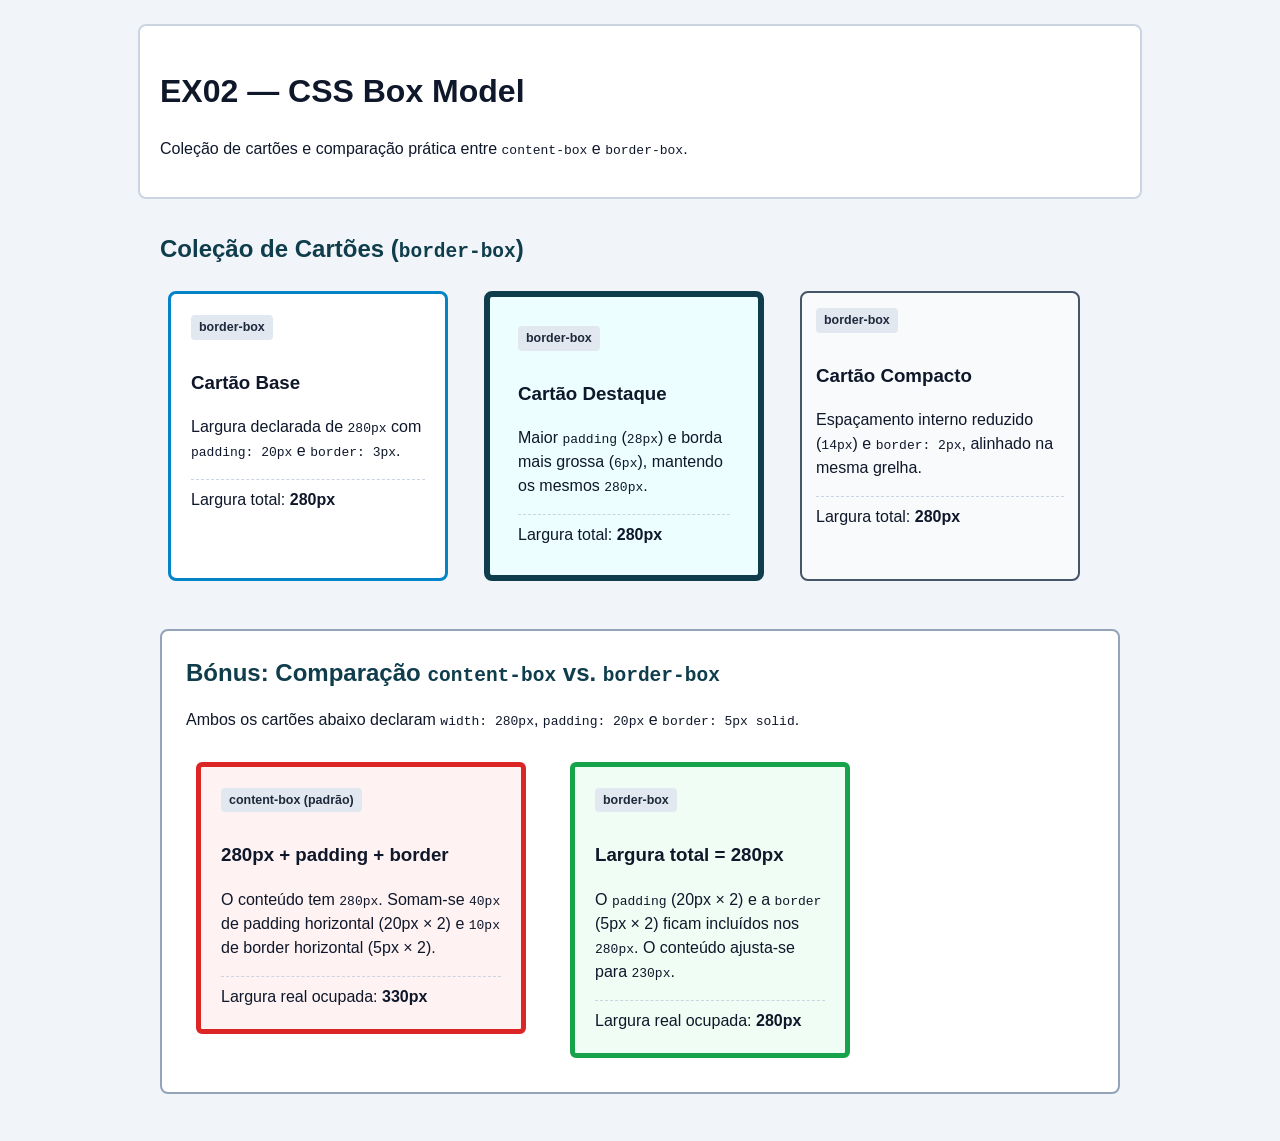
<file: ex02/index.html>
<!DOCTYPE html>
<html lang="pt">
<head>
    <meta charset="UTF-8">
    <meta name="viewport" content="width=device-width, initial-scale=1.0">
    <title>EX02 — CSS Box Model</title>
    <link rel="stylesheet" href="styles.css">
</head>
<body>

    <header class="topo">
        <h1>EX02 — CSS Box Model</h1>
        <p>Coleção de cartões e comparação prática entre <code>content-box</code> e <code>border-box</code>.</p>
    </header>

    <main>
        <section aria-labelledby="titulo-colecao">
            <h2 id="titulo-colecao">Coleção de Cartões (<code>border-box</code>)</h2>

            <div class="colecao-cartoes">
                <article class="cartao cartao-base">
                    <span class="etiqueta">border-box</span>
                    <h3>Cartão Base</h3>
                    <p>Largura declarada de <code>280px</code> com <code>padding: 20px</code> e <code>border: 3px</code>.</p>
                    <p class="dimensao">Largura total: <strong>280px</strong></p>
                </article>

                <article class="cartao cartao-destaque">
                    <span class="etiqueta">border-box</span>
                    <h3>Cartão Destaque</h3>
                    <p>Maior <code>padding</code> (<code>28px</code>) e borda mais grossa (<code>6px</code>), mantendo os mesmos <code>280px</code>.</p>
                    <p class="dimensao">Largura total: <strong>280px</strong></p>
                </article>

                <article class="cartao cartao-compacto">
                    <span class="etiqueta">border-box</span>
                    <h3>Cartão Compacto</h3>
                    <p>Espaçamento interno reduzido (<code>14px</code>) e <code>border: 2px</code>, alinhado na mesma grelha.</p>
                    <p class="dimensao">Largura total: <strong>280px</strong></p>
                </article>
            </div>
        </section>

        <section class="comparacao" aria-labelledby="titulo-comparacao">
            <h2 id="titulo-comparacao">Bónus: Comparação <code>content-box</code> vs. <code>border-box</code></h2>
            <p class="nota-explicativa">
                Ambos os cartões abaixo declaram <code>width: 280px</code>, <code>padding: 20px</code> e <code>border: 5px solid</code>.
            </p>

            <div class="zona-comparacao">
                <div class="caixa-content-box">
                    <span class="badge-modo">content-box (padrão)</span>
                    <h3>280px + padding + border</h3>
                    <p>O conteúdo tem <code>280px</code>. Somam-se <code>40px</code> de padding horizontal (20px × 2) e <code>10px</code> de border horizontal (5px × 2).</p>
                    <p class="dimensao">Largura real ocupada: <strong>330px</strong></p>
                </div>

                <div class="caixa-border-box">
                    <span class="badge-modo">border-box</span>
                    <h3>Largura total = 280px</h3>
                    <p>O <code>padding</code> (20px × 2) e a <code>border</code> (5px × 2) ficam incluídos nos <code>280px</code>. O conteúdo ajusta-se para <code>230px</code>.</p>
                    <p class="dimensao">Largura real ocupada: <strong>280px</strong></p>
                </div>
            </div>
        </section>
    </main>

</body>
</html>
</file>
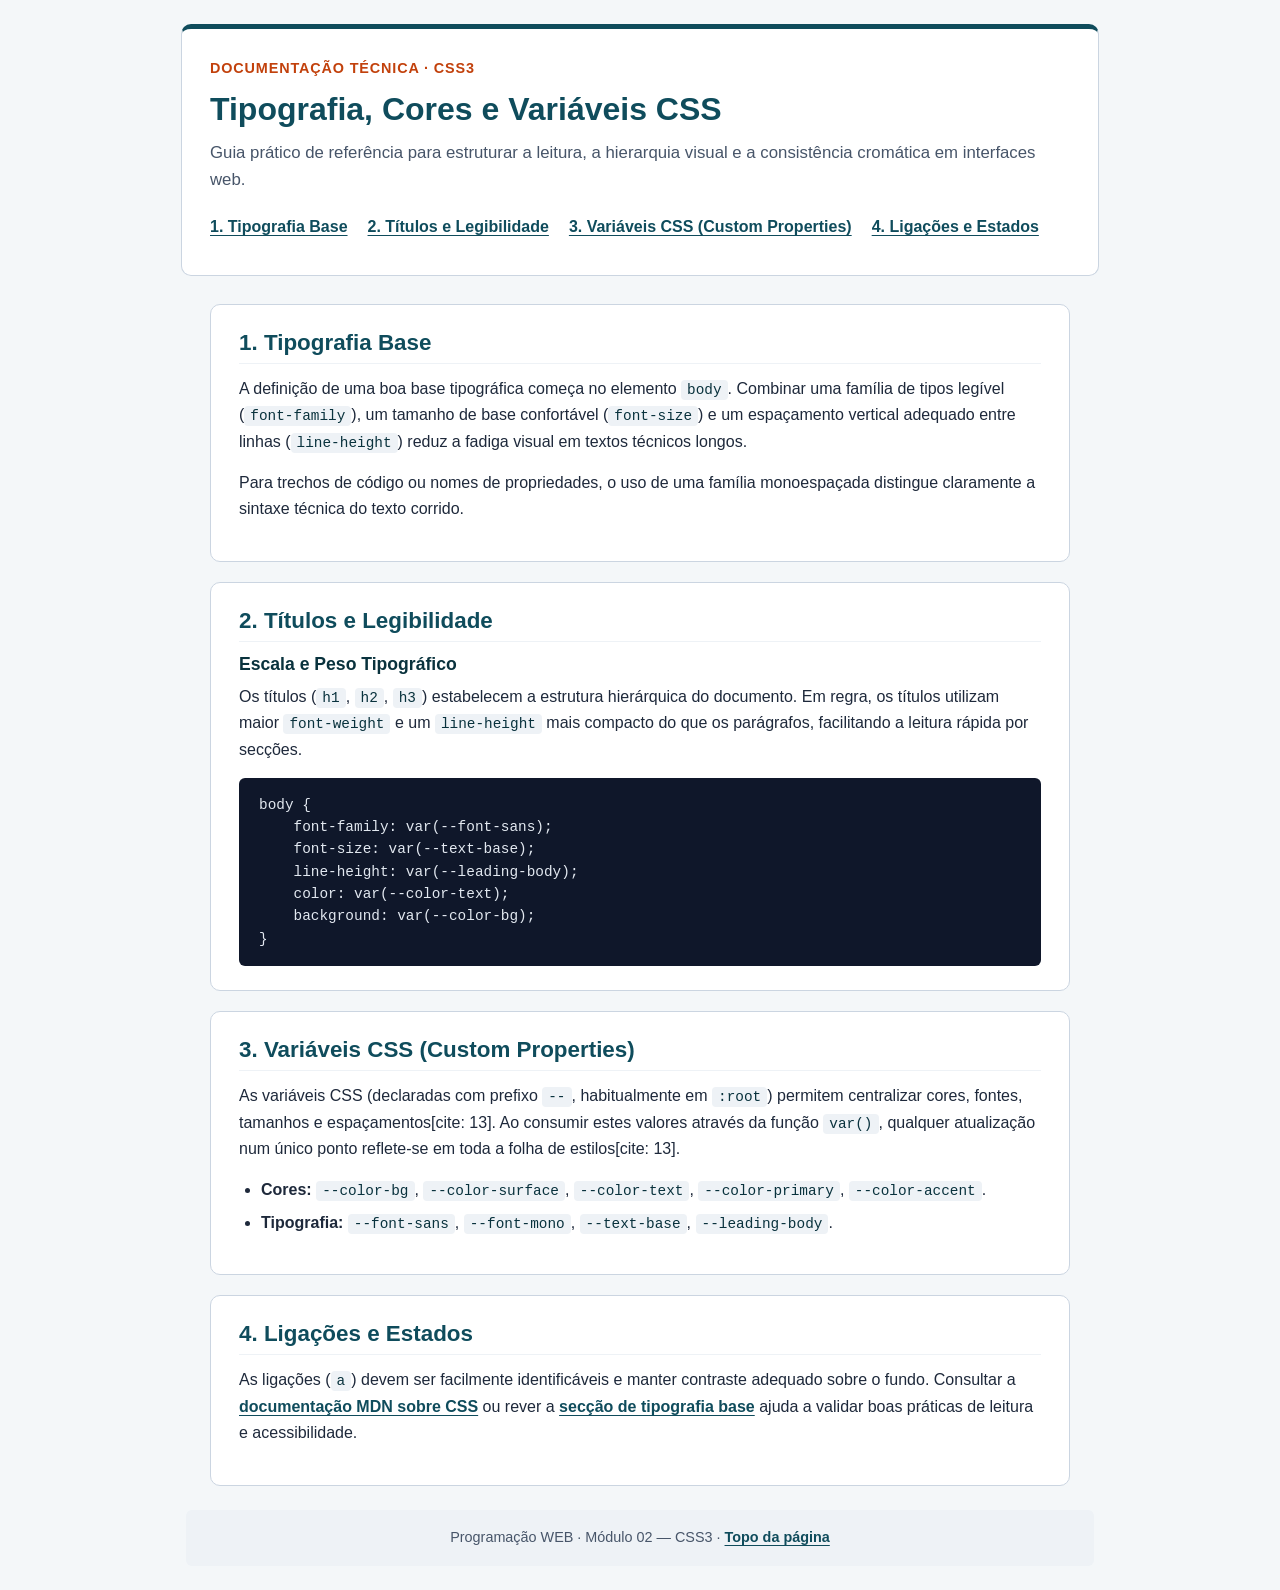
<file: ex03/index.html>
<!DOCTYPE html>
<html lang="pt">
<head>
    <meta charset="UTF-8">
    <meta name="viewport" content="width=device-width, initial-scale=1.0">
    <title>EX03 — Documentação Técnica: Tipografia e Cores em CSS3</title>
    <link rel="stylesheet" href="styles.css">
</head>
<body>

    <header class="doc-header">
        <p class="doc-kicker">Documentação Técnica · CSS3</p>
        <h1>Tipografia, Cores e Variáveis CSS</h1>
        <p class="doc-resumo">
            Guia prático de referência para estruturar a leitura, a hierarquia visual e a consistência cromática em interfaces web.
        </p>
        <nav aria-label="Índice da documentação" class="doc-nav">
            <ul>
                <li><a href="#tipografia">1. Tipografia Base</a></li>
                <li><a href="#hierarquia">2. Títulos e Legibilidade</a></li>
                <li><a href="#variaveis">3. Variáveis CSS (Custom Properties)</a></li>
                <li><a href="#ligacoes">4. Ligações e Estados</a></li>
            </ul>
        </nav>
    </header>

    <main class="doc-main">
        <section id="tipografia">
            <h2>1. Tipografia Base</h2>
            <p>
                A definição de uma boa base tipográfica começa no elemento <code>body</code>. Combinar uma família de tipos legível (<code>font-family</code>), um tamanho de base confortável (<code>font-size</code>) e um espaçamento vertical adequado entre linhas (<code>line-height</code>) reduz a fadiga visual em textos técnicos longos.
            </p>
            <p>
                Para trechos de código ou nomes de propriedades, o uso de uma família monoespaçada distingue claramente a sintaxe técnica do texto corrido.
            </p>
        </section>

        <section id="hierarquia">
            <h2>2. Títulos e Legibilidade</h2>
            <h3>Escala e Peso Tipográfico</h3>
            <p>
                Os títulos (<code>h1</code>, <code>h2</code>, <code>h3</code>) estabelecem a estrutura hierárquica do documento. Em regra, os títulos utilizam maior <code>font-weight</code> e um <code>line-height</code> mais compacto do que os parágrafos, facilitando a leitura rápida por secções.
            </p>
            <pre class="codigo-exemplo"><code>body {
    font-family: var(--font-sans);
    font-size: var(--text-base);
    line-height: var(--leading-body);
    color: var(--color-text);
    background: var(--color-bg);
}</code></pre>
        </section>

        <section id="variaveis">
            <h2>3. Variáveis CSS (Custom Properties)</h2>
            <p>
                As variáveis CSS (declaradas com prefixo <code>--</code>, habitualmente em <code>:root</code>) permitem centralizar cores, fontes, tamanhos e espaçamentos[cite: 13]. Ao consumir estes valores através da função <code>var()</code>, qualquer atualização num único ponto reflete-se em toda a folha de estilos[cite: 13].
            </p>
            <ul>
                <li><strong>Cores:</strong> <code>--color-bg</code>, <code>--color-surface</code>, <code>--color-text</code>, <code>--color-primary</code>, <code>--color-accent</code>.</li>
                <li><strong>Tipografia:</strong> <code>--font-sans</code>, <code>--font-mono</code>, <code>--text-base</code>, <code>--leading-body</code>.</li>
            </ul>
        </section>

        <section id="ligacoes">
            <h2>4. Ligações e Estados</h2>
            <p>
                As ligações (<code>a</code>) devem ser facilmente identificáveis e manter contraste adequado sobre o fundo. Consultar a <a href="https://developer.mozilla.org/pt-PT/docs/Web/CSS" target="_blank" rel="noopener noreferrer">documentação MDN sobre CSS</a> ou rever a <a href="#tipografia">secção de tipografia base</a> ajuda a validar boas práticas de leitura e acessibilidade.
            </p>
        </section>
    </main>

    <footer class="doc-footer">
        <p>Programação WEB · Módulo 02 — CSS3 · <a href="#top" id="top">Topo da página</a></p>
    </footer>

</body>
</html>
</file>
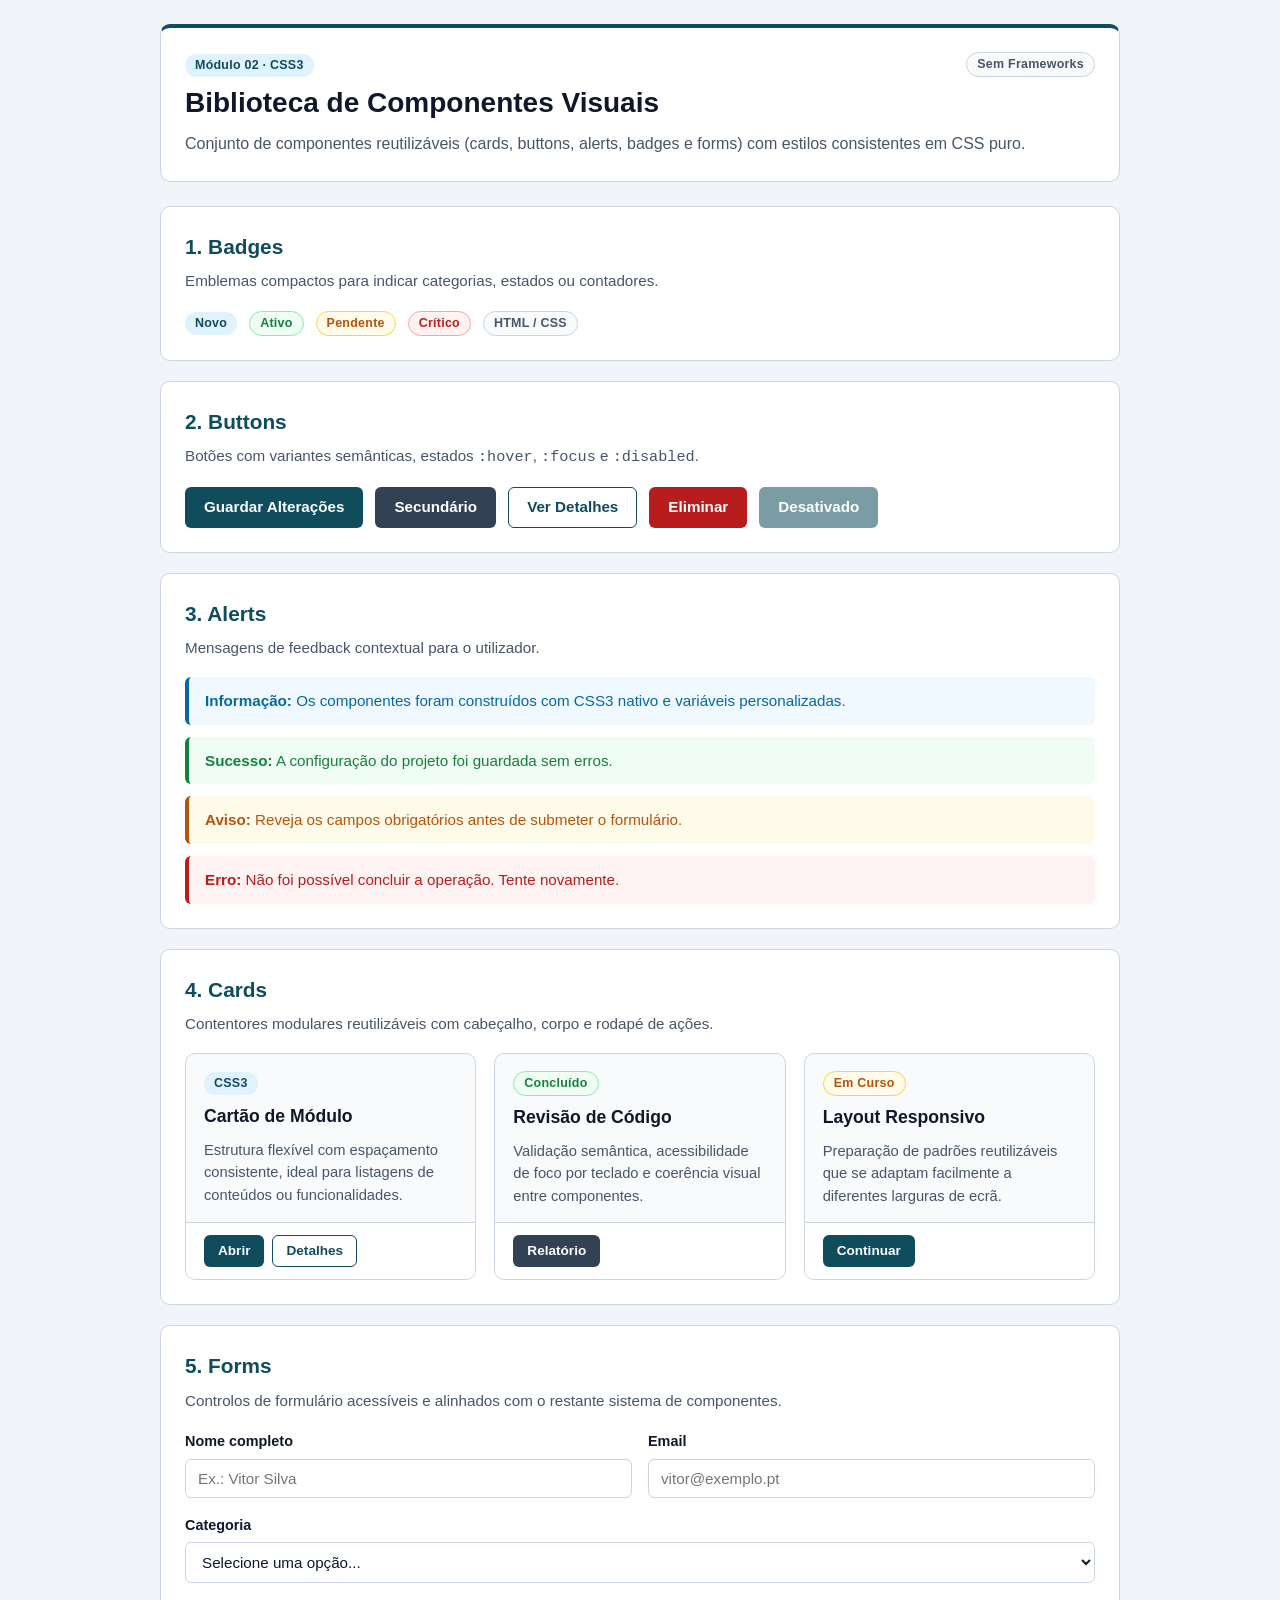
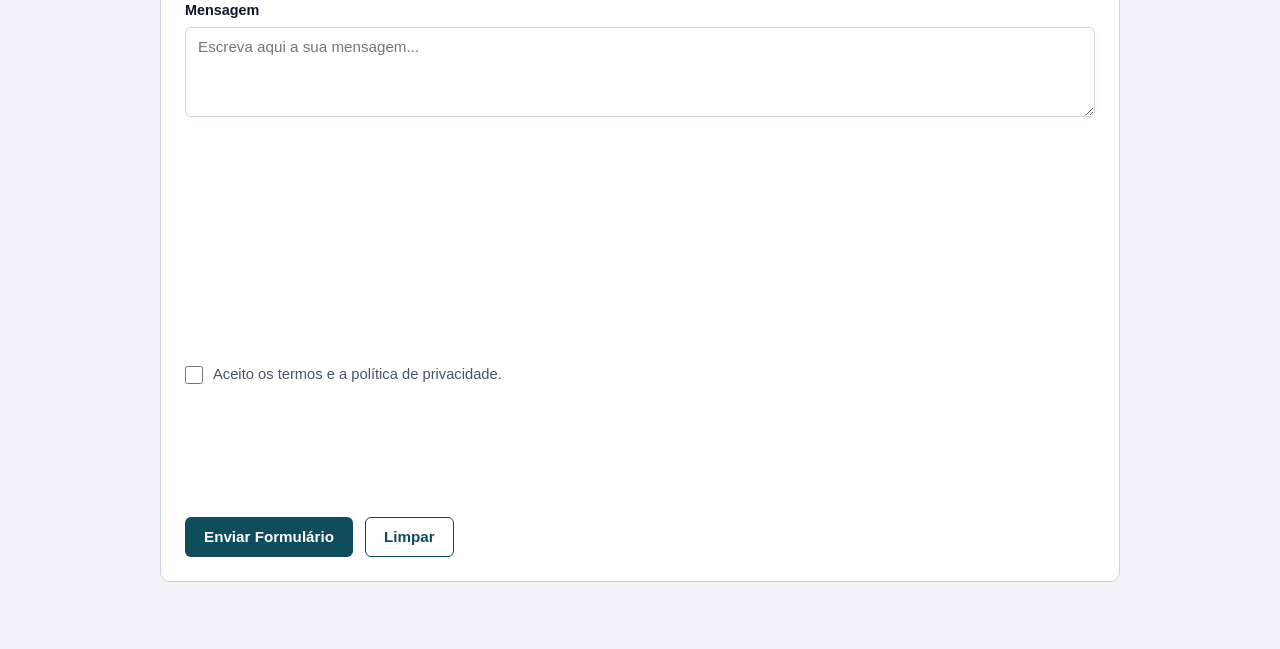
<file: ex04/index.html>
<!DOCTYPE html>
<html lang="pt">
<head>
    <meta charset="UTF-8">
    <meta name="viewport" content="width=device-width, initial-scale=1.0">
    <title>EX04 — Componentes Visuais Reutilizáveis (CSS3)</title>
    <link rel="stylesheet" href="styles.css">
</head>
<body>

    <header class="page-header">
        <div class="header-top">
            <div>
                <span class="badge badge-primary">Módulo 02 · CSS3</span>
                <h1>Biblioteca de Componentes Visuais</h1>
            </div>
            <span class="badge badge-neutral">Sem Frameworks</span>
        </div>
        <p class="page-subtitle">
            Conjunto de componentes reutilizáveis (cards, buttons, alerts, badges e forms) com estilos consistentes em CSS puro.
        </p>
    </header>

    <main class="container">

        <!-- 1. BADGES -->
        <section class="component-section" aria-labelledby="sec-badges">
            <h2 id="sec-badges">1. Badges</h2>
            <p class="section-desc">Emblemas compactos para indicar categorias, estados ou contadores.</p>
            <div class="component-row">
                <span class="badge badge-primary">Novo</span>
                <span class="badge badge-success">Ativo</span>
                <span class="badge badge-warning">Pendente</span>
                <span class="badge badge-danger">Crítico</span>
                <span class="badge badge-neutral">HTML / CSS</span>
            </div>
        </section>

        <!-- 2. BUTTONS -->
        <section class="component-section" aria-labelledby="sec-buttons">
            <h2 id="sec-buttons">2. Buttons</h2>
            <p class="section-desc">Botões com variantes semânticas, estados <code>:hover</code>, <code>:focus</code> e <code>:disabled</code>.</p>
            <div class="component-row">
                <button type="button" class="btn btn-primary">Guardar Alterações</button>
                <button type="button" class="btn btn-secondary">Secundário</button>
                <button type="button" class="btn btn-outline">Ver Detalhes</button>
                <button type="button" class="btn btn-danger">Eliminar</button>
                <button type="button" class="btn btn-primary" disabled>Desativado</button>
            </div>
        </section>

        <!-- 3. ALERTS -->
        <section class="component-section" aria-labelledby="sec-alerts">
            <h2 id="sec-alerts">3. Alerts</h2>
            <p class="section-desc">Mensagens de feedback contextual para o utilizador.</p>
            <div class="alerts-stack">
                <div class="alert alert-info" role="status">
                    <strong>Informação:</strong> Os componentes foram construídos com CSS3 nativo e variáveis personalizadas.
                </div>
                <div class="alert alert-success" role="status">
                    <strong>Sucesso:</strong> A configuração do projeto foi guardada sem erros.
                </div>
                <div class="alert alert-warning" role="status">
                    <strong>Aviso:</strong> Reveja os campos obrigatórios antes de submeter o formulário.
                </div>
                <div class="alert alert-danger" role="alert">
                    <strong>Erro:</strong> Não foi possível concluir a operação. Tente novamente.
                </div>
            </div>
        </section>

        <!-- 4. CARDS -->
        <section class="component-section" aria-labelledby="sec-cards">
            <h2 id="sec-cards">4. Cards</h2>
            <p class="section-desc">Contentores modulares reutilizáveis com cabeçalho, corpo e rodapé de ações.</p>
            <div class="cards-grid">
                <article class="card">
                    <div class="card-header">
                        <span class="badge badge-primary">CSS3</span>
                        <h3>Cartão de Módulo</h3>
                    </div>
                    <div class="card-body">
                        <p>Estrutura flexível com espaçamento consistente, ideal para listagens de conteúdos ou funcionalidades.</p>
                    </div>
                    <div class="card-footer">
                        <button type="button" class="btn btn-primary btn-sm">Abrir</button>
                        <button type="button" class="btn btn-outline btn-sm">Detalhes</button>
                    </div>
                </article>

                <article class="card">
                    <div class="card-header">
                        <span class="badge badge-success">Concluído</span>
                        <h3>Revisão de Código</h3>
                    </div>
                    <div class="card-body">
                        <p>Validação semântica, acessibilidade de foco por teclado e coerência visual entre componentes.</p>
                    </div>
                    <div class="card-footer">
                        <button type="button" class="btn btn-secondary btn-sm">Relatório</button>
                    </div>
                </article>

                <article class="card">
                    <div class="card-header">
                        <span class="badge badge-warning">Em Curso</span>
                        <h3>Layout Responsivo</h3>
                    </div>
                    <div class="card-body">
                        <p>Preparação de padrões reutilizáveis que se adaptam facilmente a diferentes larguras de ecrã.</p>
                    </div>
                    <div class="card-footer">
                        <button type="button" class="btn btn-primary btn-sm">Continuar</button>
                    </div>
                </article>
            </div>
        </section>

        <!-- 5. FORMS -->
        <section class="component-section" aria-labelledby="sec-forms">
            <h2 id="sec-forms">5. Forms</h2>
            <p class="section-desc">Controlos de formulário acessíveis e alinhados com o restante sistema de componentes.</p>

            <form class="form-component" action="#" method="post">
                <div class="form-row">
                    <div class="form-group">
                        <label for="comp-nome" class="form-label">Nome completo</label>
                        <input type="text" id="comp-nome" name="nome" class="form-control" placeholder="Ex.: Vitor Silva" required>
                    </div>

                    <div class="form-group">
                        <label for="comp-email" class="form-label">Email</label>
                        <input type="email" id="comp-email" name="email" class="form-control" placeholder="vitor@exemplo.pt" required>
                    </div>
                </div>

                <div class="form-row">
                    <div class="form-group">
                        <label for="comp-categoria" class="form-label">Categoria</label>
                        <select id="comp-categoria" name="categoria" class="form-control">
                            <option value="">Selecione uma opção...</option>
                            <option value="duvida">Dúvida técnica</option>
                            <option value="feedback">Feedback de projeto</option>
                            <option value="suporte">Suporte</option>
                        </select>
                    </div>
                </div>

                <div class="form-group">
                    <label for="comp-mensagem" class="form-label">Mensagem</label>
                    <textarea id="comp-mensagem" name="mensagem" rows="4" class="form-control" placeholder="Escreva aqui a sua mensagem..."></textarea>
                </div>

                <div class="form-group form-check">
                    <input type="checkbox" id="comp-aceitar" name="aceitar" class="form-check-input" required>
                    <label for="comp-aceitar" class="form-check-label">Aceito os termos e a política de privacidade.</label>
                </div>

                <div class="form-actions">
                    <button type="submit" class="btn btn-primary">Enviar Formulário</button>
                    <button type="reset" class="btn btn-outline">Limpar</button>
                </div>
            </form>
        </section>

    </main>

</body>
</html>
</file>
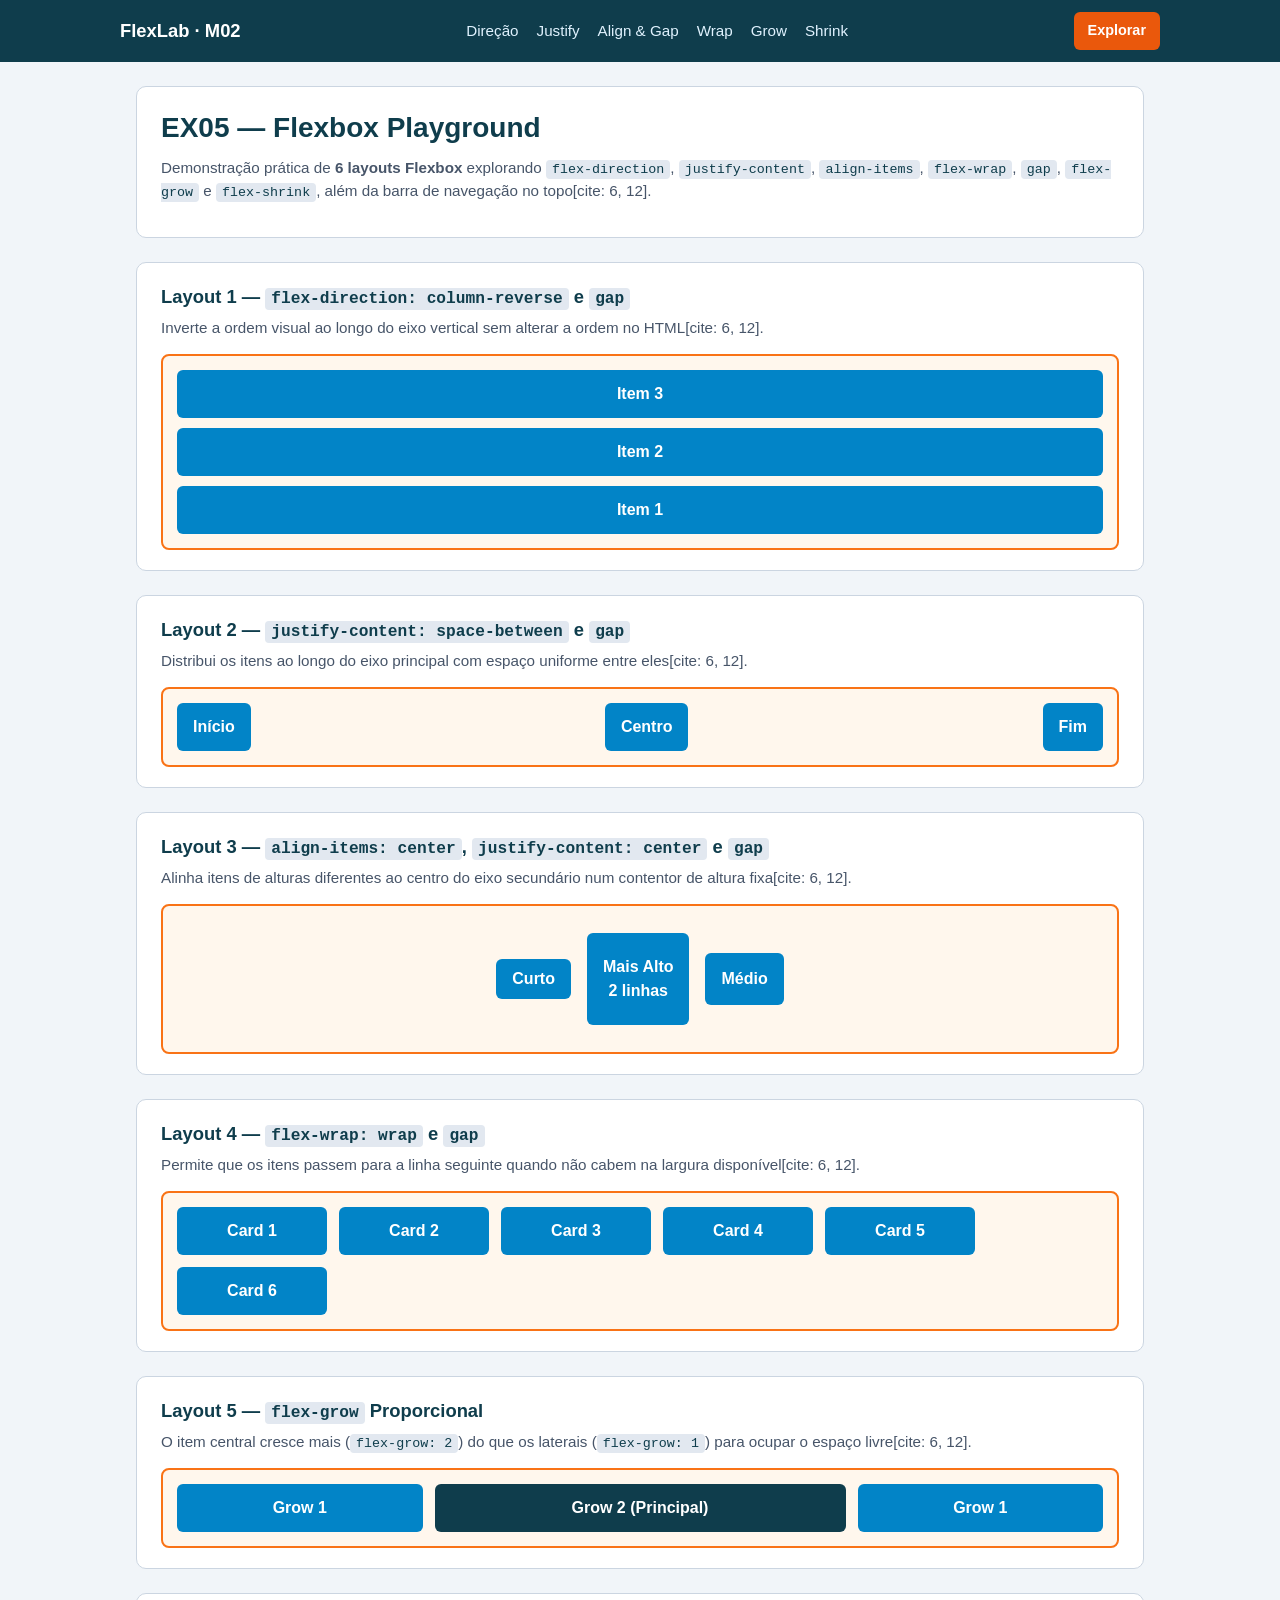
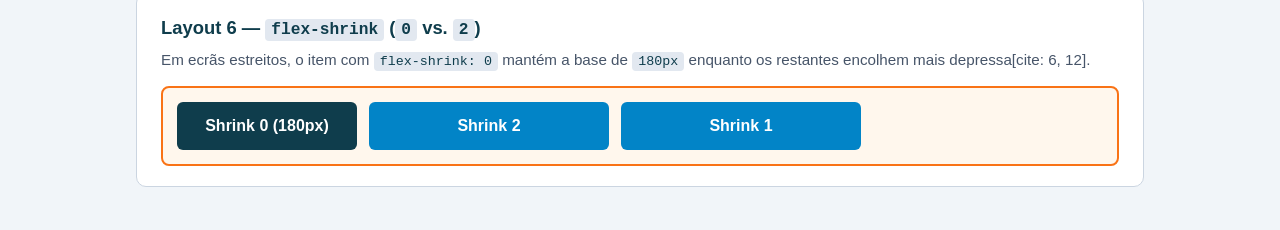
<file: ex05/index.html>
<!DOCTYPE html>
<html lang="pt">
<head>
    <meta charset="UTF-8">
    <meta name="viewport" content="width=device-width, initial-scale=1.0">
    <title>EX05 — Flexbox Playground</title>
    <link rel="stylesheet" href="styles.css">
</head>
<body>

    <!-- BÓNUS: Barra de navegação construída com Flexbox -->
    <header class="site-header">
        <nav class="navbar" aria-label="Navegação principal">
            <a href="#top" class="brand">FlexLab · M02</a>
            <ul class="nav-links">
                <li><a href="#layout-1">Direção</a></li>
                <li><a href="#layout-2">Justify</a></li>
                <li><a href="#layout-3">Align &amp; Gap</a></li>
                <li><a href="#layout-4">Wrap</a></li>
                <li><a href="#layout-5">Grow</a></li>
                <li><a href="#layout-6">Shrink</a></li>
            </ul>
            <a href="#layout-1" class="nav-cta">Explorar</a>
        </nav>
    </header>

    <main id="top" class="playground">
        <section class="intro-box">
            <h1>EX05 — Flexbox Playground</h1>
            <p>
                Demonstração prática de <strong>6 layouts Flexbox</strong> explorando <code>flex-direction</code>,
                <code>justify-content</code>, <code>align-items</code>, <code>flex-wrap</code>, <code>gap</code>,
                <code>flex-grow</code> e <code>flex-shrink</code>, além da barra de navegação no topo[cite: 6, 12].
            </p>
        </section>

        <!-- Layout 1: flex-direction -->
        <section id="layout-1" class="demo-card">
            <h2>Layout 1 — <code>flex-direction: column-reverse</code> e <code>gap</code></h2>
            <p class="demo-desc">Inverte a ordem visual ao longo do eixo vertical sem alterar a ordem no HTML[cite: 6, 12].</p>
            <div class="flex-demo demo-direction">
                <div class="flex-box">Item 1</div>
                <div class="flex-box">Item 2</div>
                <div class="flex-box">Item 3</div>
            </div>
        </section>

        <!-- Layout 2: justify-content -->
        <section id="layout-2" class="demo-card">
            <h2>Layout 2 — <code>justify-content: space-between</code> e <code>gap</code></h2>
            <p class="demo-desc">Distribui os itens ao longo do eixo principal com espaço uniforme entre eles[cite: 6, 12].</p>
            <div class="flex-demo demo-justify">
                <div class="flex-box">Início</div>
                <div class="flex-box">Centro</div>
                <div class="flex-box">Fim</div>
            </div>
        </section>

        <!-- Layout 3: align-items -->
        <section id="layout-3" class="demo-card">
            <h2>Layout 3 — <code>align-items: center</code>, <code>justify-content: center</code> e <code>gap</code></h2>
            <p class="demo-desc">Alinha itens de alturas diferentes ao centro do eixo secundário num contentor de altura fixa[cite: 6, 12].</p>
            <div class="flex-demo demo-align">
                <div class="flex-box box-curta">Curto</div>
                <div class="flex-box box-alta">Mais Alto<br>2 linhas</div>
                <div class="flex-box box-media">Médio</div>
            </div>
        </section>

        <!-- Layout 4: flex-wrap -->
        <section id="layout-4" class="demo-card">
            <h2>Layout 4 — <code>flex-wrap: wrap</code> e <code>gap</code></h2>
            <p class="demo-desc">Permite que os itens passem para a linha seguinte quando não cabem na largura disponível[cite: 6, 12].</p>
            <div class="flex-demo demo-wrap">
                <div class="flex-box box-fixa">Card 1</div>
                <div class="flex-box box-fixa">Card 2</div>
                <div class="flex-box box-fixa">Card 3</div>
                <div class="flex-box box-fixa">Card 4</div>
                <div class="flex-box box-fixa">Card 5</div>
                <div class="flex-box box-fixa">Card 6</div>
            </div>
        </section>

        <!-- Layout 5: flex-grow -->
        <section id="layout-5" class="demo-card">
            <h2>Layout 5 — <code>flex-grow</code> Proporcional</h2>
            <p class="demo-desc">O item central cresce mais (<code>flex-grow: 2</code>) do que os laterais (<code>flex-grow: 1</code>) para ocupar o espaço livre[cite: 6, 12].</p>
            <div class="flex-demo demo-grow">
                <div class="flex-box grow-1">Grow 1</div>
                <div class="flex-box grow-2">Grow 2 (Principal)</div>
                <div class="flex-box grow-1">Grow 1</div>
            </div>
        </section>

        <!-- Layout 6: flex-shrink -->
        <section id="layout-6" class="demo-card">
            <h2>Layout 6 — <code>flex-shrink</code> (<code>0</code> vs. <code>2</code>)</h2>
            <p class="demo-desc">Em ecrãs estreitos, o item com <code>flex-shrink: 0</code> mantém a base de <code>180px</code> enquanto os restantes encolhem mais depressa[cite: 6, 12].</p>
            <div class="flex-demo demo-shrink">
                <div class="flex-box shrink-fixo">Shrink 0 (180px)</div>
                <div class="flex-box shrink-rapido">Shrink 2</div>
                <div class="flex-box shrink-normal">Shrink 1</div>
            </div>
        </section>
    </main>

</body>
</html>
</file>
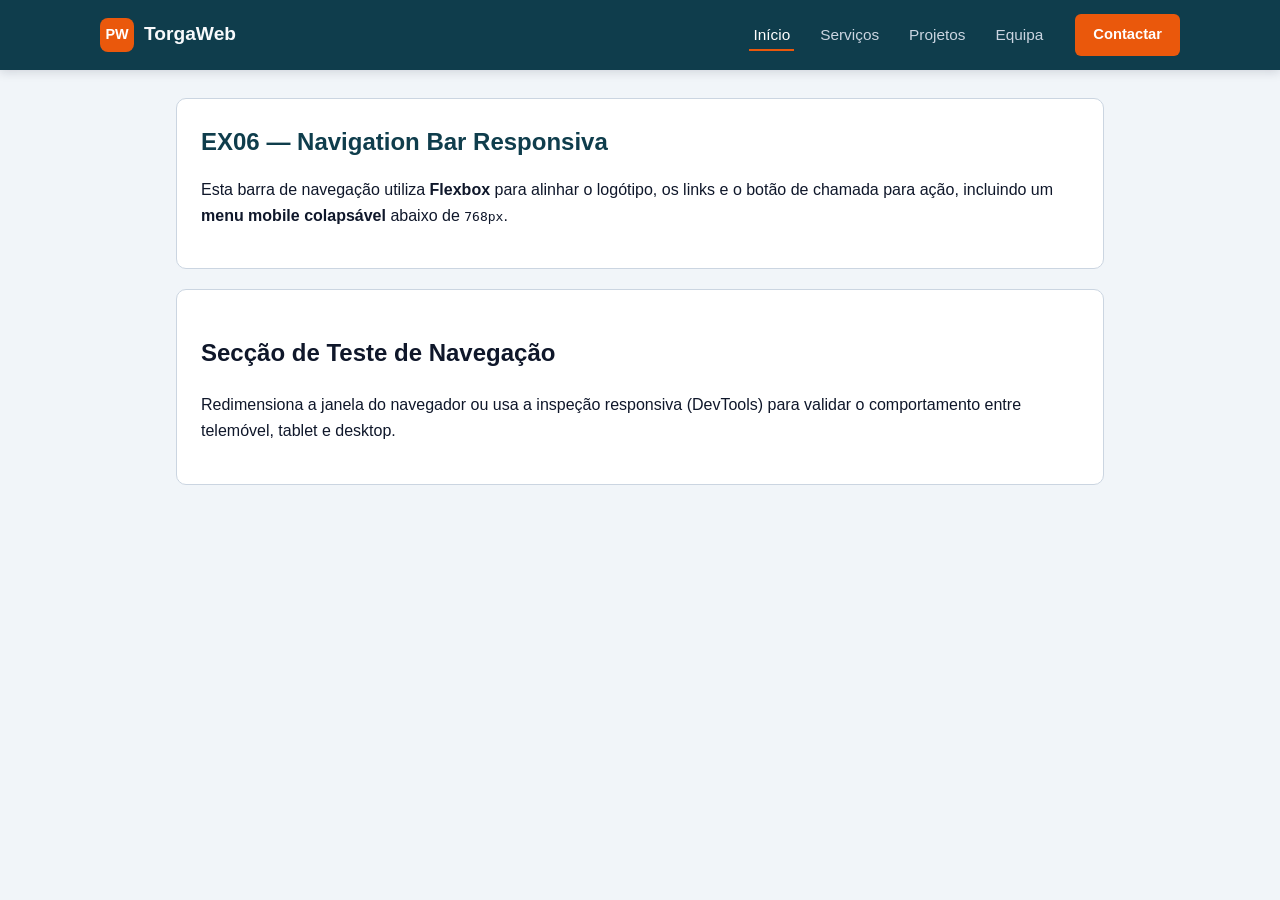
<file: ex06/index.html>
<!DOCTYPE html>
<html lang="pt">
<head>
    <meta charset="UTF-8">
    <meta name="viewport" content="width=device-width, initial-scale=1.0">
    <title>EX06 — Barra de Navegação Responsiva</title>
    <link rel="stylesheet" href="styles.css">
</head>
<body>

    <header class="navbar-wrapper">
        <nav class="navbar" aria-label="Menu principal">
            <!-- Logo -->
            <a href="#inicio" class="nav-logo">
                <span class="logo-mark">PW</span>
                <span class="logo-text">TorgaWeb</span>
            </a>

            <!-- Bónus: Controlo de Menu Mobile em CSS puro -->
            <input type="checkbox" id="menu-toggle" class="menu-toggle" aria-label="Abrir ou fechar menu">
            <label for="menu-toggle" class="menu-btn" aria-hidden="true">
                <span></span>
                <span></span>
                <span></span>
            </label>

            <!-- Links e Botão alinhados com Flexbox -->
            <div class="nav-menu">
                <ul class="nav-links">
                    <li><a href="#inicio" class="active">Início</a></li>
                    <li><a href="#servicos">Serviços</a></li>
                    <li><a href="#projetos">Projetos</a></li>
                    <li><a href="#equipa">Equipa</a></li>
                </ul>
                <div class="nav-action">
                    <a href="#contacto" class="btn-cta">Contactar</a>
                </div>
            </div>
        </nav>
    </header>

    <main id="inicio" class="content">
        <section class="hero-card">
            <h1>EX06 — Navigation Bar Responsiva</h1>
            <p>
                Esta barra de navegação utiliza <strong>Flexbox</strong> para alinhar o logótipo, os links e o botão de chamada para ação, incluindo um <strong>menu mobile colapsável</strong> abaixo de <code>768px</code>.
            </p>
        </section>

        <section id="servicos" class="info-card">
            <h2>Secção de Teste de Navegação</h2>
            <p>Redimensiona a janela do navegador ou usa a inspeção responsiva (DevTools) para validar o comportamento entre telemóvel, tablet e desktop.</p>
        </section>
    </main>

</body>
</html>
</file>
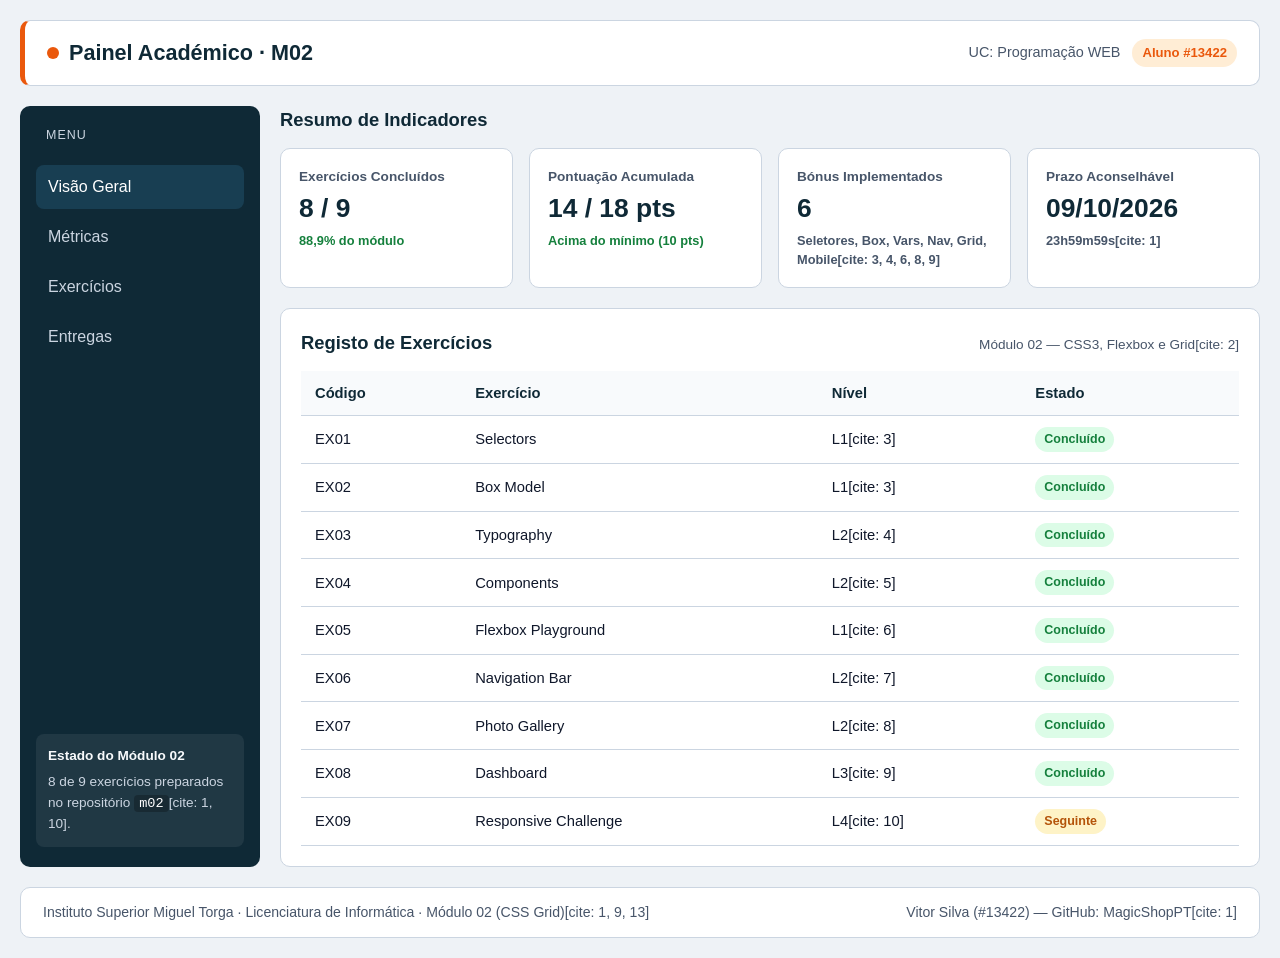
<file: ex08/index.html>
<!DOCTYPE html>
<html lang="pt">
<head>
    <meta charset="UTF-8">
    <meta name="viewport" content="width=device-width, initial-scale=1.0">
    <title>EX08 — Dashboard (CSS Grid)</title>
    <link rel="stylesheet" href="styles.css">
</head>
<body>

    <div class="dashboard-layout">
        <!-- HEADER -->
        <header class="dash-header">
            <div class="header-brand">
                <span class="brand-dot" aria-hidden="true"></span>
                <h1>Painel Académico · M02</h1>
            </div>
            <div class="header-meta">
                <span>UC: Programação WEB</span>
                <span class="user-pill">Aluno #13422</span>
            </div>
        </header>

        <!-- SIDEBAR -->
        <aside class="dash-sidebar" aria-label="Navegação lateral do dashboard">
            <p class="sidebar-title">Menu</p>
            <nav>
                <ul class="sidebar-nav">
                    <li><a href="#visao-geral" class="active">Visão Geral</a></li>
                    <li><a href="#metricas">Métricas</a></li>
                    <li><a href="#exercicios">Exercícios</a></li>
                    <li><a href="#entregas">Entregas</a></li>
                </ul>
            </nav>
            <div class="sidebar-note">
                <strong>Estado do Módulo 02</strong>
                <p>8 de 9 exercícios preparados no repositório <code>m02</code>[cite: 1, 10].</p>
            </div>
        </aside>

        <!-- MAIN -->
        <main id="visao-geral" class="dash-main">
            <section id="metricas" aria-labelledby="sec-cards">
                <h2 id="sec-cards">Resumo de Indicadores</h2>

                <!-- CARDS -->
                <div class="cards-grid">
                    <article class="metric-card">
                        <span class="card-label">Exercícios Concluídos</span>
                        <p class="card-value">8 / 9</p>
                        <span class="card-trend positive">88,9% do módulo</span>
                    </article>

                    <article class="metric-card">
                        <span class="card-label">Pontuação Acumulada</span>
                        <p class="card-value">14 / 18 pts</p>
                        <span class="card-trend positive">Acima do mínimo (10 pts)</span>
                    </article>

                    <article class="metric-card">
                        <span class="card-label">Bónus Implementados</span>
                        <p class="card-value">6</p>
                        <span class="card-trend neutral">Seletores, Box, Vars, Nav, Grid, Mobile[cite: 3, 4, 6, 8, 9]</span>
                    </article>

                    <article class="metric-card">
                        <span class="card-label">Prazo Aconselhável</span>
                        <p class="card-value">09/10/2026</p>
                        <span class="card-trend neutral">23h59m59s[cite: 1]</span>
                    </article>
                </div>
            </section>

            <!-- TABLE -->
            <section id="exercicios" class="table-section" aria-labelledby="sec-table">
                <div class="section-heading">
                    <h2 id="sec-table">Registo de Exercícios</h2>
                    <span class="table-caption">Módulo 02 — CSS3, Flexbox e Grid[cite: 2]</span>
                </div>

                <div class="table-responsive">
                    <table class="data-table">
                        <thead>
                            <tr>
                                <th>Código</th>
                                <th>Exercício</th>
                                <th>Nível</th>
                                <th>Estado</th>
                            </tr>
                        </thead>
                        <tbody>
                            <tr>
                                <td>EX01</td>
                                <td>Selectors</td>
                                <td>L1[cite: 3]</td>
                                <td><span class="status-badge done">Concluído</span></td>
                            </tr>
                            <tr>
                                <td>EX02</td>
                                <td>Box Model</td>
                                <td>L1[cite: 3]</td>
                                <td><span class="status-badge done">Concluído</span></td>
                            </tr>
                            <tr>
                                <td>EX03</td>
                                <td>Typography</td>
                                <td>L2[cite: 4]</td>
                                <td><span class="status-badge done">Concluído</span></td>
                            </tr>
                            <tr>
                                <td>EX04</td>
                                <td>Components</td>
                                <td>L2[cite: 5]</td>
                                <td><span class="status-badge done">Concluído</span></td>
                            </tr>
                            <tr>
                                <td>EX05</td>
                                <td>Flexbox Playground</td>
                                <td>L1[cite: 6]</td>
                                <td><span class="status-badge done">Concluído</span></td>
                            </tr>
                            <tr>
                                <td>EX06</td>
                                <td>Navigation Bar</td>
                                <td>L2[cite: 7]</td>
                                <td><span class="status-badge done">Concluído</span></td>
                            </tr>
                            <tr>
                                <td>EX07</td>
                                <td>Photo Gallery</td>
                                <td>L2[cite: 8]</td>
                                <td><span class="status-badge done">Concluído</span></td>
                            </tr>
                            <tr>
                                <td>EX08</td>
                                <td>Dashboard</td>
                                <td>L3[cite: 9]</td>
                                <td><span class="status-badge done">Concluído</span></td>
                            </tr>
                            <tr>
                                <td>EX09</td>
                                <td>Responsive Challenge</td>
                                <td>L4[cite: 10]</td>
                                <td><span class="status-badge pending">Seguinte</span></td>
                            </tr>
                        </tbody>
                    </table>
                </div>
            </section>
        </main>

        <!-- FOOTER -->
        <footer id="entregas" class="dash-footer">
            <p>Instituto Superior Miguel Torga · Licenciatura de Informática · Módulo 02 (CSS Grid)[cite: 1, 9, 13]</p>
            <p>Vitor Silva (#13422) — GitHub: MagicShopPT[cite: 1]</p>
        </footer>
    </div>

</body>
</html>
</file>
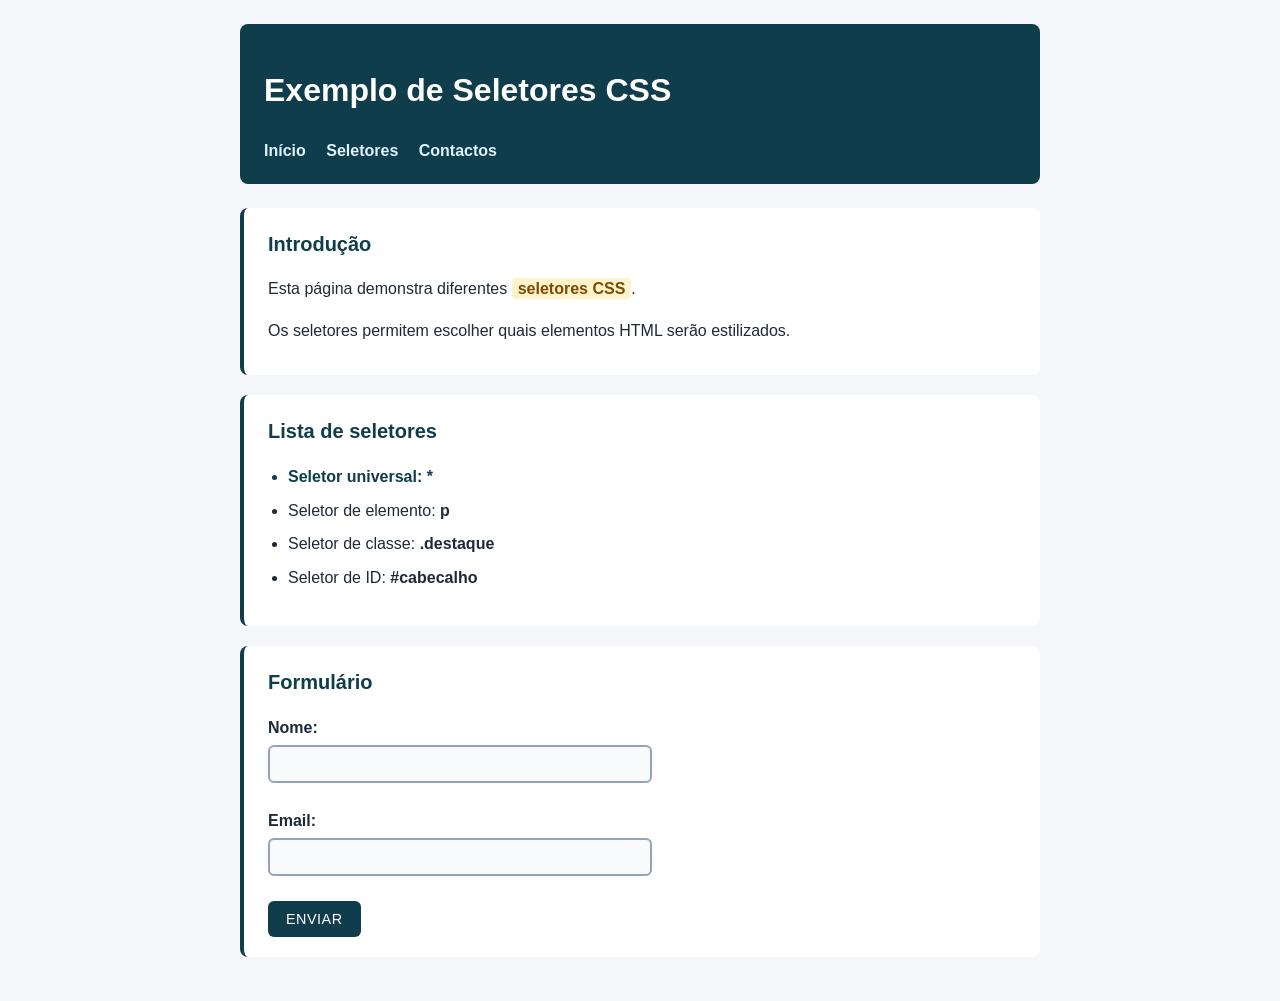
<file: ex01/exemplo_exer1_CSS.html>
<!DOCTYPE html>
<html lang="pt">
<head>
    <meta charset="UTF-8">
    <meta name="viewport" content="width=device-width, initial-scale=1.0">
    <title>Seletores CSS</title>
    <link rel="stylesheet" href="styles.css">
</head>

<body>

    <header>
        <h1>Exemplo de Seletores CSS</h1>

        <nav>
            <a href="#inicio">Início</a>
            <a href="#seletores">Seletores</a>
            <a href="#contactos">Contactos</a>
        </nav>
    </header>

    <main>

        <section>
            <h2>Introdução</h2>

            <p>
                Esta página demonstra diferentes
                <span class="destaque">seletores CSS</span>.
            </p>

            <p>
                Os seletores permitem escolher quais elementos HTML serão estilizados.
            </p>
        </section>

        <section>
            <h2>Lista de seletores</h2>

            <ul>
                <li>Seletor universal: <strong>*</strong></li>
                <li>Seletor de elemento: <strong>p</strong></li>
                <li>Seletor de classe: <strong>.destaque</strong></li>
                <li>Seletor de ID: <strong>#cabecalho</strong></li>
            </ul>
        </section>

        <section>
            <h2>Formulário</h2>

            <form>
                <label for="nome">Nome:</label>
                <input type="text" id="nome" name="nome">

                <br><br>

                <label for="email">Email:</label>
                <input type="email" id="email" name="email">

                <br><br>

                <button type="submit">Enviar</button>
            </form>
        </section>

    </main>

</body>
</html>
</file>
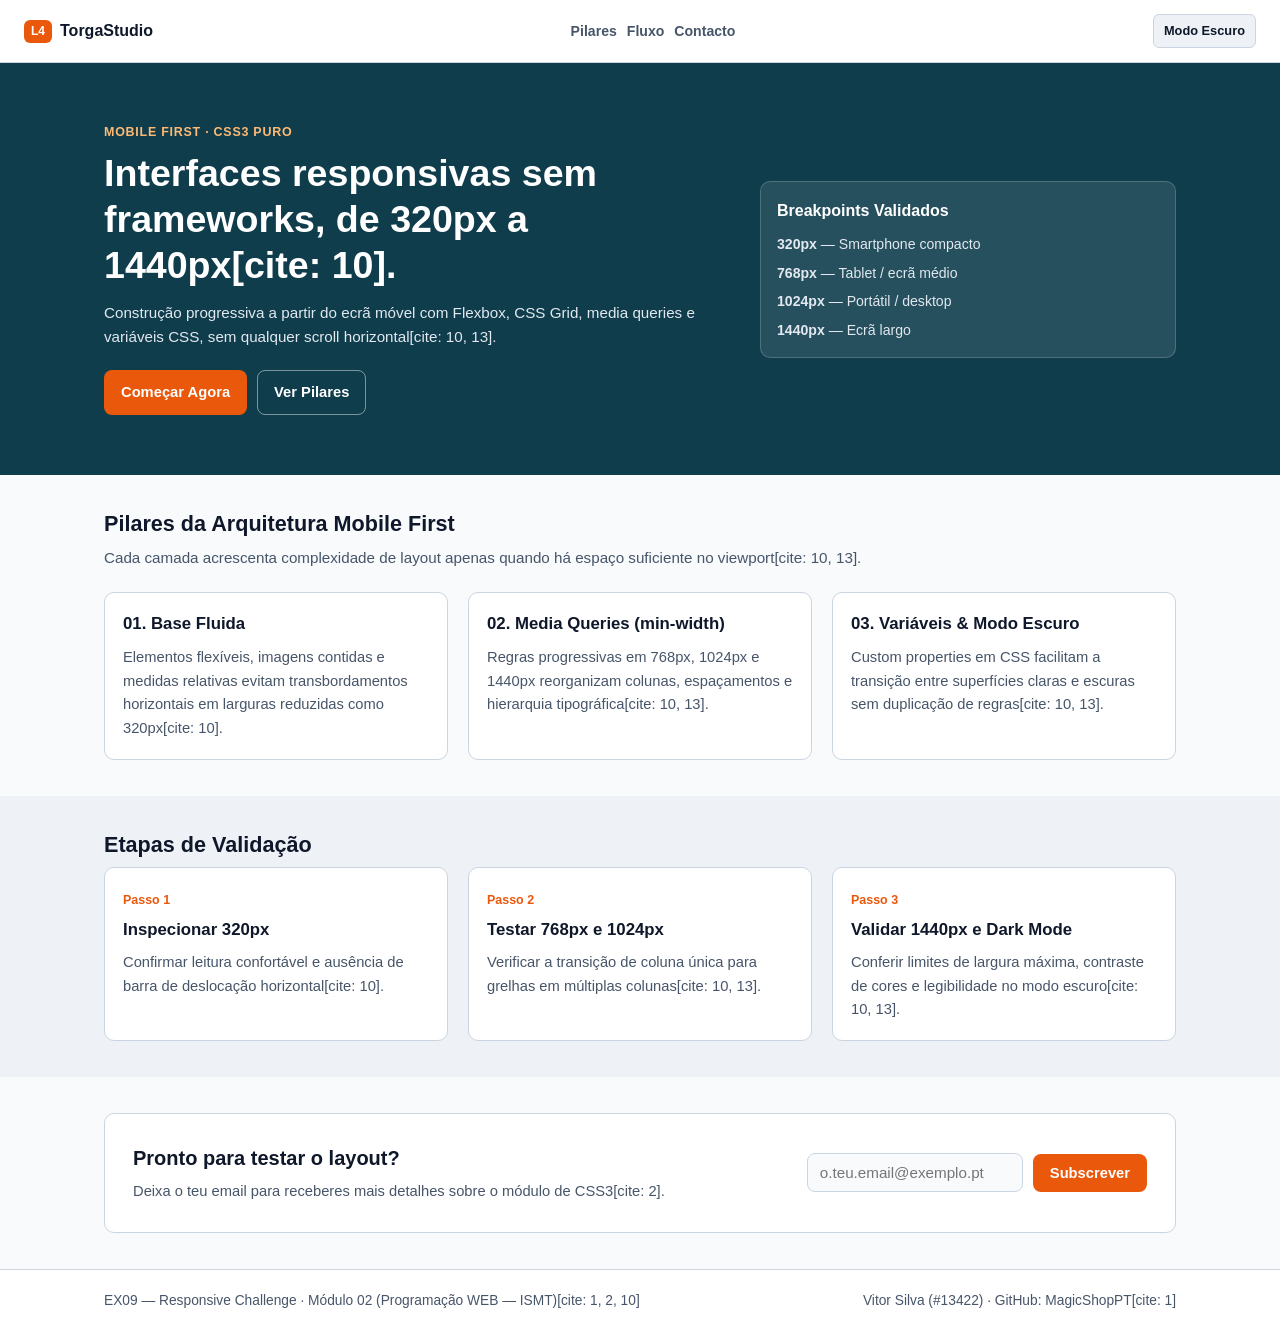
<file: ex09/infex.html>
<!DOCTYPE html>
<html lang="pt">
<head>
    <meta charset="UTF-8">
    <meta name="viewport" content="width=device-width, initial-scale=1.0">
    <title>EX09 — Responsive Challenge (Mobile First)</title>
    <link rel="stylesheet" href="styles.css">
</head>
<body>

    <!-- BÓNUS: Alternância manual de Modo Escuro em CSS puro -->
    <input type="checkbox" id="theme-toggle" class="theme-toggle" aria-label="Alternar modo escuro">

    <div class="page-wrapper">
        <header class="site-header">
            <div class="header-inner">
                <a href="#topo" class="brand">
                    <span class="brand-badge">L4</span>
                    <span>TorgaStudio</span>
                </a>

                <nav class="main-nav" aria-label="Navegação da landing page">
                    <a href="#pilares">Pilares</a>
                    <a href="#fluxo">Fluxo</a>
                    <a href="#contacto">Contacto</a>
                </nav>

                <label for="theme-toggle" class="theme-btn" title="Alternar tema claro / escuro">
                    <span class="mode-light">Modo Escuro</span>
                    <span class="mode-dark">Modo Claro</span>
                </label>
            </div>
        </header>

        <main id="topo">
            <!-- HERO SECTION -->
            <section class="hero" aria-labelledby="hero-title">
                <div class="container hero-grid">
                    <div class="hero-content">
                        <p class="eyebrow">Mobile First · CSS3 Puro</p>
                        <h1 id="hero-title">Interfaces responsivas sem frameworks, de 320px a 1440px[cite: 10].</h1>
                        <p class="hero-text">
                            Construção progressiva a partir do ecrã móvel com Flexbox, CSS Grid, media queries e variáveis CSS, sem qualquer scroll horizontal[cite: 10, 13].
                        </p>
                        <div class="hero-actions">
                            <a href="#contacto" class="btn btn-primary">Começar Agora</a>
                            <a href="#pilares" class="btn btn-secondary">Ver Pilares</a>
                        </div>
                    </div>

                    <aside class="hero-panel" aria-label="Resumo técnico">
                        <h2>Breakpoints Validados</h2>
                        <ul class="breakpoint-list">
                            <li><strong>320px</strong> — Smartphone compacto</li>
                            <li><strong>768px</strong> — Tablet / ecrã médio</li>
                            <li><strong>1024px</strong> — Portátil / desktop</li>
                            <li><strong>1440px</strong> — Ecrã largo</li>
                        </ul>
                    </aside>
                </div>
            </section>

            <!-- PILARES / FEATURES -->
            <section id="pilares" class="section" aria-labelledby="pilares-title">
                <div class="container">
                    <h2 id="pilares-title" class="section-title">Pilares da Arquitetura Mobile First</h2>
                    <p class="section-lead">Cada camada acrescenta complexidade de layout apenas quando há espaço suficiente no viewport[cite: 10, 13].</p>

                    <div class="features-grid">
                        <article class="feature-card">
                            <h3>01. Base Fluida</h3>
                            <p>Elementos flexíveis, imagens contidas e medidas relativas evitam transbordamentos horizontais em larguras reduzidas como 320px[cite: 10].</p>
                        </article>

                        <article class="feature-card">
                            <h3>02. Media Queries (min-width)</h3>
                            <p>Regras progressivas em 768px, 1024px e 1440px reorganizam colunas, espaçamentos e hierarquia tipográfica[cite: 10, 13].</p>
                        </article>

                        <article class="feature-card">
                            <h3>03. Variáveis &amp; Modo Escuro</h3>
                            <p>Custom properties em CSS facilitam a transição entre superfícies claras e escuras sem duplicação de regras[cite: 10, 13].</p>
                        </article>
                    </div>
                </div>
            </section>

            <!-- FLUXO DE TRABALHO -->
            <section id="fluxo" class="section section-alt" aria-labelledby="fluxo-title">
                <div class="container">
                    <h2 id="fluxo-title" class="section-title">Etapas de Validação</h2>
                    <div class="steps-grid">
                        <div class="step-item">
                            <span class="step-num">Passo 1</span>
                            <h3>Inspecionar 320px</h3>
                            <p>Confirmar leitura confortável e ausência de barra de deslocação horizontal[cite: 10].</p>
                        </div>
                        <div class="step-item">
                            <span class="step-num">Passo 2</span>
                            <h3>Testar 768px e 1024px</h3>
                            <p>Verificar a transição de coluna única para grelhas em múltiplas colunas[cite: 10, 13].</p>
                        </div>
                        <div class="step-item">
                            <span class="step-num">Passo 3</span>
                            <h3>Validar 1440px e Dark Mode</h3>
                            <p>Conferir limites de largura máxima, contraste de cores e legibilidade no modo escuro[cite: 10, 13].</p>
                        </div>
                    </div>
                </div>
            </section>

            <!-- CONTACTO -->
            <section id="contacto" class="section" aria-labelledby="contacto-title">
                <div class="container">
                    <div class="cta-box">
                        <div>
                            <h2 id="contacto-title">Pronto para testar o layout?</h2>
                            <p>Deixa o teu email para receberes mais detalhes sobre o módulo de CSS3[cite: 2].</p>
                        </div>
                        <form class="lead-form" action="#" method="post">
                            <label for="lead-email" class="sr-only">Endereço de email</label>
                            <input type="email" id="lead-email" name="email" placeholder="o.teu.email@exemplo.pt" required>
                            <button type="submit" class="btn btn-primary">Subscrever</button>
                        </form>
                    </div>
                </div>
            </section>
        </main>

        <footer class="site-footer">
            <div class="container footer-inner">
                <p>EX09 — Responsive Challenge · Módulo 02 (Programação WEB — ISMT)[cite: 1, 2, 10]</p>
                <p>Vitor Silva (#13422) · GitHub: MagicShopPT[cite: 1]</p>
            </div>
        </footer>
    </div>

</body>
</html>
</file>
<file: ex02/styles.css>
/* ==========================================================================
   EX02 — Box Model (Módulo 02 - CSS3)
   ========================================================================== */

body {
    font-family: Arial, Helvetica, sans-serif;
    background-color: #f1f5f9;
    color: #0f172a;
    margin: 0;
    padding: 24px;
    line-height: 1.5;
}

.topo {
    max-width: 960px;
    margin: 0 auto 32px auto;
    padding: 20px;
    border: 2px solid #cbd5e1;
    background-color: #ffffff;
    border-radius: 8px;
}

main {
    max-width: 960px;
    margin: 0 auto;
}

h2 {
    margin-top: 0;
    margin-bottom: 16px;
    color: #0f3d4c;
}

/* Coleção de cartões */
.colecao-cartoes {
    display: flex;
    flex-wrap: wrap;
    gap: 20px;
    margin-bottom: 40px;
}

/* Requisito: cada cartão utiliza width, padding, border, margin e box-sizing */
.cartao {
    width: 280px;
    padding: 20px;
    border: 3px solid #0f3d4c;
    margin: 8px;
    box-sizing: border-box;
    background-color: #ffffff;
    border-radius: 8px;
}

.cartao-base {
    border-color: #0284c7;
}

.cartao-destaque {
    width: 280px;
    padding: 28px;
    border: 6px solid #0f3d4c;
    margin: 8px;
    box-sizing: border-box;
    background-color: #ecfeff;
}

.cartao-compacto {
    width: 280px;
    padding: 14px;
    border: 2px solid #475569;
    margin: 8px;
    box-sizing: border-box;
    background-color: #f8fafc;
}

.etiqueta,
.badge-modo {
    display: inline-block;
    font-size: 0.78rem;
    font-weight: bold;
    padding: 3px 8px;
    border-radius: 4px;
    margin-bottom: 10px;
    background-color: #e2e8f0;
    color: #1e293b;
}

.dimensao {
    margin-bottom: 0;
    padding-top: 8px;
    border-top: 1px dashed #cbd5e1;
}

/* Bónus: Comparação visual content-box vs border-box */
.comparacao {
    background-color: #ffffff;
    padding: 24px;
    border: 2px solid #94a3b8;
    margin: 24px 0;
    border-radius: 8px;
    box-sizing: border-box;
}

.nota-explicativa {
    margin-top: 0;
    margin-bottom: 20px;
}

.zona-comparacao {
    display: flex;
    flex-wrap: wrap;
    align-items: flex-start;
    gap: 24px;
}

/* content-box: largura total = 280 + (20*2) + (5*2) = 330px */
.caixa-content-box {
    width: 280px;
    padding: 20px;
    border: 5px solid #dc2626;
    margin: 10px;
    box-sizing: content-box;
    background-color: #fef2f2;
    border-radius: 6px;
}

/* border-box: largura total = 280px (padding e border incluídos) */
.caixa-border-box {
    width: 280px;
    padding: 20px;
    border: 5px solid #16a34a;
    margin: 10px;
    box-sizing: border-box;
    background-color: #f0fdf4;
    border-radius: 6px;
}
</file>
<file: ex03/styles.css>
/* ==========================================================================
   EX03 — Typography (Módulo 02 - CSS3)
   Inclui sistema de variáveis CSS (:root e var()) para tipografia e cores.
   ========================================================================== */

:root {
    /* Paleta de cores */
    --color-bg: #f4f7f9;
    --color-surface: #ffffff;
    --color-surface-alt: #eef2f6;
    --color-code-bg: #0f172a;
    --color-code-text: #e2e8f0;
    --color-text: #1e293b;
    --color-muted: #475569;
    --color-primary: #0f4c5c;
    --color-primary-dark: #09323d;
    --color-accent: #c2410c;
    --color-border: #cbd5e1;

    /* Famílias tipográficas */
    --font-sans: "Segoe UI", Roboto, Helvetica, Arial, sans-serif;
    --font-mono: "Cascadia Code", "Fira Code", Consolas, "Courier New", monospace;

    /* Tamanhos e espaçamento de linha */
    --text-base: 1rem;
    --text-sm: 0.9rem;
    --text-h1: 2rem;
    --text-h2: 1.4rem;
    --text-h3: 1.1rem;
    --leading-body: 1.65;
    --leading-heading: 1.25;

    /* Pesos de fonte */
    --weight-regular: 400;
    --weight-medium: 500;
    --weight-semibold: 600;
    --weight-bold: 700;

    /* Raio de canto */
    --radius-sm: 6px;
    --radius-md: 10px;
}

/* Base tipográfica do documento */
body {
    font-family: var(--font-sans);
    font-size: var(--text-base);
    font-weight: var(--weight-regular);
    line-height: var(--leading-body);
    color: var(--color-text);
    background: var(--color-bg);
    margin: 0;
    padding: 24px;
}

/* Cabeçalho da documentação */
.doc-header {
    max-width: 860px;
    margin: 0 auto 28px auto;
    padding: 28px;
    background: var(--color-surface);
    border: 1px solid var(--color-border);
    border-top: 5px solid var(--color-primary);
    border-radius: var(--radius-md);
}

.doc-kicker {
    font-size: var(--text-sm);
    font-weight: var(--weight-bold);
    letter-spacing: 0.06em;
    text-transform: uppercase;
    color: var(--color-accent);
    margin: 0 0 8px 0;
}

.doc-resumo {
    font-size: 1.05rem;
    font-weight: var(--weight-regular);
    line-height: var(--leading-body);
    color: var(--color-muted);
    margin: 0 0 20px 0;
}

/* Navegação interna */
.doc-nav ul {
    list-style: none;
    padding: 0;
    margin: 0;
    display: flex;
    flex-wrap: wrap;
    gap: 12px 20px;
}

/* Conteúdo principal e secções */
.doc-main {
    max-width: 860px;
    margin: 0 auto;
}

section {
    background: var(--color-surface);
    border: 1px solid var(--color-border);
    border-radius: var(--radius-md);
    padding: 24px 28px;
    margin-bottom: 20px;
}

/* Títulos (Headings) */
h1,
h2,
h3 {
    font-family: var(--font-sans);
    line-height: var(--leading-heading);
    color: var(--color-primary);
    margin-top: 0;
}

h1 {
    font-size: var(--text-h1);
    font-weight: var(--weight-bold);
    margin-bottom: 10px;
}

h2 {
    font-size: var(--text-h2);
    font-weight: var(--weight-bold);
    margin-bottom: 12px;
    padding-bottom: 6px;
    border-bottom: 1px solid var(--color-surface-alt);
}

h3 {
    font-size: var(--text-h3);
    font-weight: var(--weight-semibold);
    color: var(--color-primary-dark);
    margin-bottom: 8px;
}

p {
    font-size: var(--text-base);
    font-weight: var(--weight-regular);
    line-height: var(--leading-body);
    margin-top: 0;
    margin-bottom: 14px;
}

ul {
    padding-left: 22px;
    margin-top: 0;
    margin-bottom: 14px;
}

li {
    line-height: var(--leading-body);
    margin-bottom: 6px;
}

/* Código inline e blocos de código */
code {
    font-family: var(--font-mono);
    font-size: 0.9em;
    font-weight: var(--weight-medium);
    background: var(--color-surface-alt);
    color: var(--color-primary-dark);
    padding: 2px 6px;
    border-radius: 4px;
}

.codigo-exemplo {
    font-family: var(--font-mono);
    font-size: var(--text-sm);
    line-height: 1.55;
    background: var(--color-code-bg);
    color: var(--color-code-text);
    padding: 16px 20px;
    border-radius: var(--radius-sm);
    overflow-x: auto;
    margin: 12px 0 0 0;
}

.codigo-exemplo code {
    background: transparent;
    color: inherit;
    padding: 0;
    font-size: inherit;
}

/* Ligações (Links) */
a {
    color: var(--color-primary);
    font-weight: var(--weight-semibold);
    text-decoration: underline;
    text-underline-offset: 3px;
}

a:hover {
    color: var(--color-accent);
}

a:focus {
    outline: 2px solid var(--color-accent);
    outline-offset: 2px;
    border-radius: 3px;
}

/* Rodapé */
.doc-footer {
    max-width: 860px;
    margin: 24px auto 0 auto;
    padding: 16px 24px;
    background: var(--color-surface-alt);
    border-radius: var(--radius-sm);
    font-size: var(--text-sm);
    color: var(--color-muted);
    text-align: center;
}

.doc-footer p {
    margin: 0;
    font-size: var(--text-sm);
}
</file>
<file: ex04/styles.css>
/* ==========================================================================
   EX04 — Components (Módulo 02 - CSS3)
   Componentes reutilizáveis (badges, buttons, alerts, cards, forms)
   sem utilização de frameworks externas.
   ========================================================================== */

:root {
    /* Cores principais e neutras */
    --bg-page: #f1f5f9;
    --bg-surface: #ffffff;
    --bg-subtle: #f8fafc;
    --text-main: #0f172a;
    --text-muted: #475569;
    --border-color: #cbd5e1;

    /* Cores semânticas */
    --primary: #0f4c5c;
    --primary-hover: #093540;
    --primary-soft: #e0f2fe;

    --secondary: #334155;
    --secondary-hover: #1e293b;

    --success: #15803d;
    --success-hover: #166534;
    --success-bg: #f0fdf4;
    --success-border: #86efac;

    --warning: #b45309;
    --warning-hover: #92400e;
    --warning-bg: #fffbeb;
    --warning-border: #fcd34d;

    --danger: #b91c1c;
    --danger-hover: #991b1b;
    --danger-bg: #fef2f2;
    --danger-border: #fca5a5;

    --info: #0369a1;
    --info-bg: #f0f9ff;
    --info-border: #7dd3fc;

    /* Tipografia e raios */
    --font-sans: "Segoe UI", Roboto, Helvetica, Arial, sans-serif;
    --radius-sm: 6px;
    --radius-md: 10px;
    --radius-pill: 999px;
    --focus-ring: 0 0 0 3px rgba(15, 76, 92, 0.25);
}

*,
*::before,
*::after {
    box-sizing: border-box;
}

body {
    margin: 0;
    padding: 24px 16px 48px;
    font-family: var(--font-sans);
    font-size: 1rem;
    line-height: 1.55;
    color: var(--text-main);
    background-color: var(--bg-page);
}

.page-header,
.container {
    max-width: 960px;
    margin: 0 auto;
}

.page-header {
    background-color: var(--bg-surface);
    border: 1px solid var(--border-color);
    border-top: 4px solid var(--primary);
    border-radius: var(--radius-md);
    padding: 24px;
    margin-bottom: 24px;
}

.header-top {
    display: flex;
    flex-wrap: wrap;
    justify-content: space-between;
    align-items: flex-start;
    gap: 12px;
}

.page-header h1 {
    margin: 8px 0 0;
    font-size: 1.75rem;
    line-height: 1.25;
}

.page-subtitle {
    margin: 12px 0 0;
    color: var(--text-muted);
}

.component-section {
    background-color: var(--bg-surface);
    border: 1px solid var(--border-color);
    border-radius: var(--radius-md);
    padding: 24px;
    margin-bottom: 20px;
}

.component-section h2 {
    margin: 0 0 6px;
    font-size: 1.3rem;
    color: var(--primary);
}

.section-desc {
    margin: 0 0 18px;
    color: var(--text-muted);
    font-size: 0.95rem;
}

.component-row {
    display: flex;
    flex-wrap: wrap;
    align-items: center;
    gap: 12px;
}

/* --------------------------------------------------------------------------
   1. BADGES
   -------------------------------------------------------------------------- */
.badge {
    display: inline-block;
    padding: 4px 10px;
    font-size: 0.78rem;
    font-weight: 700;
    line-height: 1.2;
    border-radius: var(--radius-pill);
    letter-spacing: 0.02em;
}

.badge-primary {
    background-color: var(--primary-soft);
    color: var(--primary);
}

.badge-success {
    background-color: var(--success-bg);
    color: var(--success);
    border: 1px solid var(--success-border);
}

.badge-warning {
    background-color: var(--warning-bg);
    color: var(--warning);
    border: 1px solid var(--warning-border);
}

.badge-danger {
    background-color: var(--danger-bg);
    color: var(--danger);
    border: 1px solid var(--danger-border);
}

.badge-neutral {
    background-color: var(--bg-subtle);
    color: var(--text-muted);
    border: 1px solid var(--border-color);
}

/* --------------------------------------------------------------------------
   2. BUTTONS
   -------------------------------------------------------------------------- */
.btn {
    display: inline-flex;
    align-items: center;
    justify-content: center;
    gap: 6px;
    padding: 10px 18px;
    font-family: inherit;
    font-size: 0.95rem;
    font-weight: 600;
    line-height: 1.2;
    border: 1px solid transparent;
    border-radius: var(--radius-sm);
    cursor: pointer;
    transition: background-color 0.15s ease, color 0.15s ease, border-color 0.15s ease;
}

.btn:focus-visible {
    outline: none;
    box-shadow: var(--focus-ring);
}

.btn:disabled {
    opacity: 0.55;
    cursor: not-allowed;
}

.btn-sm {
    padding: 7px 13px;
    font-size: 0.85rem;
}

.btn-primary {
    background-color: var(--primary);
    color: #ffffff;
}

.btn-primary:hover:not(:disabled) {
    background-color: var(--primary-hover);
}

.btn-secondary {
    background-color: var(--secondary);
    color: #ffffff;
}

.btn-secondary:hover:not(:disabled) {
    background-color: var(--secondary-hover);
}

.btn-outline {
    background-color: transparent;
    color: var(--primary);
    border-color: var(--primary);
}

.btn-outline:hover:not(:disabled) {
    background-color: var(--primary-soft);
}

.btn-danger {
    background-color: var(--danger);
    color: #ffffff;
}

.btn-danger:hover:not(:disabled) {
    background-color: var(--danger-hover);
}

/* --------------------------------------------------------------------------
   3. ALERTS
   -------------------------------------------------------------------------- */
.alerts-stack {
    display: flex;
    flex-direction: column;
    gap: 12px;
}

.alert {
    padding: 12px 16px;
    border-left: 4px solid transparent;
    border-radius: var(--radius-sm);
    font-size: 0.95rem;
}

.alert-info {
    background-color: var(--info-bg);
    border-color: var(--info);
    color: var(--info);
}

.alert-success {
    background-color: var(--success-bg);
    border-color: var(--success);
    color: var(--success);
}

.alert-warning {
    background-color: var(--warning-bg);
    border-color: var(--warning);
    color: var(--warning);
}

.alert-danger {
    background-color: var(--danger-bg);
    border-color: var(--danger);
    color: var(--danger);
}

/* --------------------------------------------------------------------------
   4. CARDS
   -------------------------------------------------------------------------- */
.cards-grid {
    display: flex;
    flex-wrap: wrap;
    gap: 18px;
}

.card {
    flex: 1 1 260px;
    display: flex;
    flex-direction: column;
    justify-content: space-between;
    background-color: var(--bg-subtle);
    border: 1px solid var(--border-color);
    border-radius: var(--radius-md);
    overflow: hidden;
}

.card-header {
    padding: 16px 18px 8px;
}

.card-header h3 {
    margin: 8px 0 0;
    font-size: 1.1rem;
    color: var(--text-main);
}

.card-body {
    padding: 0 18px 14px;
    flex-grow: 1;
}

.card-body p {
    margin: 0;
    font-size: 0.92rem;
    color: var(--text-muted);
}

.card-footer {
    display: flex;
    flex-wrap: wrap;
    gap: 8px;
    padding: 12px 18px;
    background-color: var(--bg-surface);
    border-top: 1px solid var(--border-color);
}

/* --------------------------------------------------------------------------
   5. FORMS
   -------------------------------------------------------------------------- */
.form-component {
    display: flex;
    flex-direction: column;
    gap: 16px;
}

.form-row {
    display: flex;
    flex-wrap: wrap;
    gap: 16px;
}

.form-group {
    flex: 1 1 240px;
    display: flex;
    flex-direction: column;
    gap: 6px;
}

.form-label {
    font-size: 0.9rem;
    font-weight: 600;
    color: var(--text-main);
}

.form-control {
    width: 100%;
    padding: 10px 12px;
    font-family: inherit;
    font-size: 0.95rem;
    color: var(--text-main);
    background-color: var(--bg-surface);
    border: 1px solid var(--border-color);
    border-radius: var(--radius-sm);
    transition: border-color 0.15s ease, box-shadow 0.15s ease;
}

.form-control:focus {
    outline: none;
    border-color: var(--primary);
    box-shadow: var(--focus-ring);
}

.form-check {
    flex-direction: row;
    align-items: center;
    gap: 10px;
}

.form-check-input {
    width: 18px;
    height: 18px;
    margin: 0;
    accent-color: var(--primary);
    cursor: pointer;
}

.form-check-input:focus-visible {
    outline: none;
    box-shadow: var(--focus-ring);
}

.form-check-label {
    font-size: 0.92rem;
    color: var(--text-muted);
    cursor: pointer;
}

.form-actions {
    display: flex;
    flex-wrap: wrap;
    gap: 12px;
    padding-top: 6px;
}
</file>
<file: ex05/styles.css>
/* ==========================================================================
   EX05 — Flexbox Playground (Módulo 02 - CSS3)
   Explora: flex-direction, justify-content, align-items, flex-wrap,
   gap, flex-grow e flex-shrink + Bónus Barra de Navegação Flexbox.
   ========================================================================== */

*,
*::before,
*::after {
    box-sizing: border-box;
}

body {
    margin: 0;
    font-family: "Segoe UI", Roboto, Helvetica, Arial, sans-serif;
    background-color: #f1f5f9;
    color: #0f172a;
    line-height: 1.5;
}

/* --------------------------------------------------------------------------
   BÓNUS: Barra de Navegação com Flexbox
   -------------------------------------------------------------------------- */
.site-header {
    background-color: #0f3d4c;
    color: #ffffff;
    padding: 12px 24px;
    position: sticky;
    top: 0;
    z-index: 10;
}

.navbar {
    max-width: 1040px;
    margin: 0 auto;
    display: flex;
    flex-wrap: wrap;
    align-items: center;
    justify-content: space-between;
    gap: 16px;
}

.brand {
    color: #ffffff;
    text-decoration: none;
    font-weight: 700;
    font-size: 1.15rem;
}

.nav-links {
    list-style: none;
    margin: 0;
    padding: 0;
    display: flex;
    flex-wrap: wrap;
    align-items: center;
    gap: 8px 18px;
}

.nav-links a {
    color: #e0f2fe;
    text-decoration: none;
    font-weight: 500;
    font-size: 0.95rem;
}

.nav-links a:hover,
.nav-links a:focus-visible {
    color: #fb923c;
    outline: none;
}

.nav-cta {
    background-color: #ea580c;
    color: #ffffff;
    text-decoration: none;
    font-weight: 600;
    font-size: 0.9rem;
    padding: 8px 14px;
    border-radius: 6px;
}

.nav-cta:hover,
.nav-cta:focus-visible {
    background-color: #c2410c;
    outline: none;
}

/* --------------------------------------------------------------------------
   Estrutura do Playground
   -------------------------------------------------------------------------- */
.playground {
    max-width: 1040px;
    margin: 24px auto 48px;
    padding: 0 16px;
    display: flex;
    flex-direction: column;
    gap: 24px;
}

.intro-box,
.demo-card {
    background-color: #ffffff;
    border: 1px solid #cbd5e1;
    border-radius: 10px;
    padding: 20px 24px;
}

.intro-box h1 {
    margin: 0 0 8px;
    font-size: 1.75rem;
    color: #0f3d4c;
}

.intro-box p,
.demo-desc {
    margin: 0 0 14px;
    color: #475569;
    font-size: 0.95rem;
}

.demo-card h2 {
    margin: 0 0 6px;
    font-size: 1.15rem;
    color: #0f3d4c;
}

code {
    background-color: #e2e8f0;
    color: #0f3d4c;
    padding: 2px 6px;
    border-radius: 4px;
    font-size: 0.88em;
}

/* Contentor base e itens flexíveis */
.flex-demo {
    background-color: #fff7ed;
    border: 2px solid #f97316;
    border-radius: 8px;
    padding: 14px;
}

.flex-box {
    background-color: #0284c7;
    color: #ffffff;
    font-weight: 600;
    padding: 12px 16px;
    border-radius: 6px;
    text-align: center;
}

/* Layout 1: flex-direction */
.demo-direction {
    display: flex;
    flex-direction: column-reverse;
    gap: 10px;
}

/* Layout 2: justify-content */
.demo-justify {
    display: flex;
    flex-direction: row;
    justify-content: space-between;
    align-items: center;
    flex-wrap: wrap;
    gap: 12px;
}

/* Layout 3: align-items */
.demo-align {
    display: flex;
    justify-content: center;
    align-items: center;
    min-height: 150px;
    gap: 16px;
    flex-wrap: wrap;
}

.box-curta {
    padding-top: 8px;
    padding-bottom: 8px;
}

.box-alta {
    padding-top: 22px;
    padding-bottom: 22px;
}

.box-media {
    padding-top: 14px;
    padding-bottom: 14px;
}

/* Layout 4: flex-wrap */
.demo-wrap {
    display: flex;
    flex-wrap: wrap;
    justify-content: flex-start;
    gap: 12px;
}

.box-fixa {
    flex: 0 0 150px;
}

/* Layout 5: flex-grow */
.demo-grow {
    display: flex;
    gap: 12px;
}

.grow-1 {
    flex-grow: 1;
    flex-basis: 80px;
}

.grow-2 {
    flex-grow: 2;
    flex-basis: 80px;
    background-color: #0f3d4c;
}

/* Layout 6: flex-shrink */
.demo-shrink {
    display: flex;
    gap: 12px;
}

.shrink-fixo {
    flex-basis: 180px;
    flex-shrink: 0;
    background-color: #0f3d4c;
}

.shrink-rapido {
    flex-basis: 240px;
    flex-shrink: 2;
}

.shrink-normal {
    flex-basis: 240px;
    flex-shrink: 1;
}
</file>
<file: ex06/styles.css>
/* ==========================================================================
   EX06 — Navigation Bar (Módulo 02 - CSS3 / Flexbox)
   Inclui logo, links, botão CTA, alinhamento Flexbox e Bónus Menu Mobile.
   ========================================================================== */

:root {
    --nav-bg: #0f3d4c;
    --nav-bg-mobile: #0b2d38;
    --nav-text: #f8fafc;
    --nav-muted: #cbd5e1;
    --accent: #ea580c;
    --accent-hover: #c2410c;
    --page-bg: #f1f5f9;
    --card-bg: #ffffff;
    --border: #cbd5e1;
}

*,
*::before,
*::after {
    box-sizing: border-box;
}

body {
    margin: 0;
    font-family: "Segoe UI", Roboto, Helvetica, Arial, sans-serif;
    background-color: var(--page-bg);
    color: #0f172a;
    line-height: 1.6;
}

/* Contentor da Barra de Navegação */
.navbar-wrapper {
    background-color: var(--nav-bg);
    color: var(--nav-text);
    position: sticky;
    top: 0;
    z-index: 100;
    box-shadow: 0 2px 10px rgba(15, 23, 42, 0.15);
}

.navbar {
    max-width: 1120px;
    margin: 0 auto;
    padding: 14px 20px;
    display: flex;
    flex-wrap: wrap;
    align-items: center;
    justify-content: space-between;
    gap: 16px;
}

/* Logo */
.nav-logo {
    display: flex;
    align-items: center;
    gap: 10px;
    text-decoration: none;
    color: var(--nav-text);
    font-weight: 700;
    font-size: 1.2rem;
}

.logo-mark {
    display: inline-flex;
    align-items: center;
    justify-content: center;
    width: 34px;
    height: 34px;
    background-color: var(--accent);
    color: #ffffff;
    border-radius: 8px;
    font-size: 0.9rem;
    font-weight: 800;
}

/* Menu Desktop (Links + Botão) */
.nav-menu {
    display: flex;
    align-items: center;
    gap: 28px;
}

.nav-links {
    list-style: none;
    margin: 0;
    padding: 0;
    display: flex;
    align-items: center;
    gap: 22px;
}

.nav-links a {
    color: var(--nav-muted);
    text-decoration: none;
    font-weight: 500;
    font-size: 0.96rem;
    padding: 6px 4px;
    border-bottom: 2px solid transparent;
    transition: color 0.15s ease, border-color 0.15s ease;
}

.nav-links a:hover,
.nav-links a:focus-visible,
.nav-links a.active {
    color: #ffffff;
    border-bottom-color: var(--accent);
    outline: none;
}

/* Botão CTA */
.btn-cta {
    display: inline-block;
    background-color: var(--accent);
    color: #ffffff;
    text-decoration: none;
    font-weight: 600;
    font-size: 0.92rem;
    padding: 9px 18px;
    border-radius: 6px;
    transition: background-color 0.15s ease;
}

.btn-cta:hover,
.btn-cta:focus-visible {
    background-color: var(--accent-hover);
    outline: 2px solid #ffffff;
    outline-offset: 2px;
}

/* BÓNUS: Botão Hambúrguer Mobile (oculto em desktop) */
.menu-toggle {
    display: none;
}

.menu-btn {
    display: none;
    flex-direction: column;
    justify-content: center;
    gap: 5px;
    width: 36px;
    height: 36px;
    padding: 6px;
    cursor: pointer;
    border-radius: 6px;
}

.menu-btn span {
    display: block;
    width: 100%;
    height: 3px;
    background-color: var(--nav-text);
    border-radius: 2px;
    transition: transform 0.2s ease, opacity 0.2s ease;
}

/* Responsividade Mobile (< 768px) */
@media (max-width: 768px) {
    .menu-btn {
        display: flex;
    }

    .nav-menu {
        display: none;
        width: 100%;
        flex-direction: column;
        align-items: stretch;
        gap: 14px;
        background-color: var(--nav-bg-mobile);
        padding: 16px;
        border-radius: 8px;
    }

    .nav-links {
        flex-direction: column;
        align-items: flex-start;
        gap: 10px;
    }

    .nav-links li,
    .nav-links a {
        width: 100%;
        display: block;
    }

    .nav-action .btn-cta {
        width: 100%;
        text-align: center;
    }

    /* Abre o menu quando a checkbox está ativa */
    .menu-toggle:checked ~ .nav-menu {
        display: flex;
    }

    /* Animação do ícone hambúrguer para X */
    .menu-toggle:checked + .menu-btn span:nth-child(1) {
        transform: translateY(8px) rotate(45deg);
    }

    .menu-toggle:checked + .menu-btn span:nth-child(2) {
        opacity: 0;
    }

    .menu-toggle:checked + .menu-btn span:nth-child(3) {
        transform: translateY(-8px) rotate(-45deg);
    }
}

/* Conteúdo da página de demonstração */
.content {
    max-width: 960px;
    margin: 28px auto;
    padding: 0 16px;
    display: flex;
    flex-direction: column;
    gap: 20px;
}

.hero-card,
.info-card {
    background-color: var(--card-bg);
    border: 1px solid var(--border);
    border-radius: 10px;
    padding: 24px;
}

.hero-card h1 {
    margin: 0 0 10px;
    color: var(--nav-bg);
}
</file>
<file: ex08/styles.css>
/* ==========================================================================
   EX08 — Dashboard (Módulo 02 - CSS3 / Grid)
   Estrutura principal em CSS Grid (Header, Sidebar, Main, Cards, Table, Footer)
   com Bónus de versão mobile responsiva[cite: 9, 13].
   ========================================================================== */

:root {
    --bg-canvas: #eef2f6;
    --bg-panel: #ffffff;
    --bg-sidebar: #0f2936;
    --bg-sidebar-hover: #183e52;
    --text-primary: #0f172a;
    --text-secondary: #475569;
    --text-on-dark: #f8fafc;
    --text-on-dark-muted: #cbd5e1;
    --accent: #ea580c;
    --accent-soft: #ffedd5;
    --success-text: #15803d;
    --success-bg: #dcfce7;
    --pending-text: #b45309;
    --pending-bg: #fef3c7;
    --border: #cbd5e1;
    --gap-main: 20px;
    --radius: 10px;
}

*,
*::before,
*::after {
    box-sizing: border-box;
}

body {
    margin: 0;
    font-family: "Segoe UI", Roboto, Helvetica, Arial, sans-serif;
    background-color: var(--bg-canvas);
    color: var(--text-primary);
    line-height: 1.5;
}

/* --------------------------------------------------------------------------
   ESTRUTURA PRINCIPAL EM CSS GRID (Desktop)
   -------------------------------------------------------------------------- */
.dashboard-layout {
    min-height: 100vh;
    display: grid;
    grid-template-columns: 240px 1fr;
    grid-template-rows: auto 1fr auto;
    grid-template-areas:
        "header header"
        "sidebar main"
        "footer footer";
    gap: var(--gap-main);
    padding: var(--gap-main);
}

/* HEADER */
.dash-header {
    grid-area: header;
    background-color: var(--bg-panel);
    border: 1px solid var(--border);
    border-left: 5px solid var(--accent);
    border-radius: var(--radius);
    padding: 16px 22px;
    display: flex;
    flex-wrap: wrap;
    align-items: center;
    justify-content: space-between;
    gap: 12px;
}

.header-brand {
    display: flex;
    align-items: center;
    gap: 10px;
}

.brand-dot {
    width: 12px;
    height: 12px;
    border-radius: 50%;
    background-color: var(--accent);
}

.dash-header h1 {
    margin: 0;
    font-size: 1.35rem;
    color: var(--bg-sidebar);
}

.header-meta {
    display: flex;
    align-items: center;
    gap: 12px;
    font-size: 0.9rem;
    color: var(--text-secondary);
}

.user-pill {
    background-color: var(--accent-soft);
    color: var(--accent);
    font-weight: 700;
    padding: 4px 10px;
    border-radius: 999px;
    font-size: 0.82rem;
}

/* SIDEBAR */
.dash-sidebar {
    grid-area: sidebar;
    background-color: var(--bg-sidebar);
    color: var(--text-on-dark);
    border-radius: var(--radius);
    padding: 20px 16px;
    display: flex;
    flex-direction: column;
    gap: 20px;
}

.sidebar-title {
    margin: 0;
    font-size: 0.78rem;
    text-transform: uppercase;
    letter-spacing: 0.08em;
    color: var(--text-on-dark-muted);
    padding: 0 10px;
}

.sidebar-nav {
    list-style: none;
    margin: 0;
    padding: 0;
    display: flex;
    flex-direction: column;
    gap: 6px;
}

.sidebar-nav a {
    display: block;
    text-decoration: none;
    color: var(--text-on-dark-muted);
    padding: 10px 12px;
    border-radius: 8px;
    font-weight: 500;
    transition: background-color 0.15s ease, color 0.15s ease;
}

.sidebar-nav a:hover,
.sidebar-nav a:focus-visible,
.sidebar-nav a.active {
    background-color: var(--bg-sidebar-hover);
    color: #ffffff;
    outline: none;
}

.sidebar-note {
    margin-top: auto;
    background-color: rgba(255, 255, 255, 0.07);
    border-radius: 8px;
    padding: 12px;
    font-size: 0.85rem;
}

.sidebar-note p {
    margin: 6px 0 0;
    color: var(--text-on-dark-muted);
}

.sidebar-note code {
    background-color: rgba(0, 0, 0, 0.25);
    color: #ffffff;
    padding: 1px 5px;
    border-radius: 4px;
}

/* MAIN */
.dash-main {
    grid-area: main;
    display: flex;
    flex-direction: column;
    gap: 20px;
    min-width: 0;
}

.dash-main h2 {
    margin: 0 0 14px;
    font-size: 1.15rem;
    color: var(--bg-sidebar);
}

/* CARDS */
.cards-grid {
    display: grid;
    grid-template-columns: repeat(auto-fit, minmax(190px, 1fr));
    gap: 16px;
}

.metric-card {
    background-color: var(--bg-panel);
    border: 1px solid var(--border);
    border-radius: var(--radius);
    padding: 18px;
    display: flex;
    flex-direction: column;
    gap: 6px;
}

.card-label {
    font-size: 0.85rem;
    font-weight: 600;
    color: var(--text-secondary);
}

.card-value {
    margin: 0;
    font-size: 1.65rem;
    font-weight: 700;
    color: var(--bg-sidebar);
    line-height: 1.2;
}

.card-trend {
    font-size: 0.8rem;
    font-weight: 600;
}

.card-trend.positive {
    color: var(--success-text);
}

.card-trend.neutral {
    color: var(--text-secondary);
}

/* TABLE */
.table-section {
    background-color: var(--bg-panel);
    border: 1px solid var(--border);
    border-radius: var(--radius);
    padding: 20px;
}

.section-heading {
    display: flex;
    flex-wrap: wrap;
    align-items: baseline;
    justify-content: space-between;
    gap: 8px;
    margin-bottom: 14px;
}

.section-heading h2 {
    margin: 0;
}

.table-caption {
    font-size: 0.85rem;
    color: var(--text-secondary);
}

.table-responsive {
    width: 100%;
    overflow-x: auto;
}

.data-table {
    width: 100%;
    border-collapse: collapse;
    font-size: 0.92rem;
}

.data-table th,
.data-table td {
    padding: 11px 14px;
    text-align: left;
    border-bottom: 1px solid var(--border);
}

.data-table th {
    background-color: #f8fafc;
    color: var(--bg-sidebar);
    font-weight: 700;
}

.data-table tbody tr:hover {
    background-color: #f8fafc;
}

.status-badge {
    display: inline-block;
    padding: 3px 9px;
    border-radius: 999px;
    font-size: 0.78rem;
    font-weight: 700;
}

.status-badge.done {
    background-color: var(--success-bg);
    color: var(--success-text);
}

.status-badge.pending {
    background-color: var(--pending-bg);
    color: var(--pending-text);
}

/* FOOTER */
.dash-footer {
    grid-area: footer;
    background-color: var(--bg-panel);
    border: 1px solid var(--border);
    border-radius: var(--radius);
    padding: 14px 22px;
    display: flex;
    flex-wrap: wrap;
    align-items: center;
    justify-content: space-between;
    gap: 10px;
    font-size: 0.88rem;
    color: var(--text-secondary);
}

.dash-footer p {
    margin: 0;
}

/* --------------------------------------------------------------------------
   BÓNUS: VERSÃO MOBILE RESPONSIVA
   -------------------------------------------------------------------------- */
@media (max-width: 768px) {
    .dashboard-layout {
        grid-template-columns: 1fr;
        grid-template-rows: auto auto 1fr auto;
        grid-template-areas:
            "header"
            "sidebar"
            "main"
            "footer";
        padding: 12px;
        gap: 14px;
    }

    .sidebar-nav {
        flex-direction: row;
        flex-wrap: wrap;
        gap: 6px;
    }

    .sidebar-nav a {
        padding: 8px 10px;
        font-size: 0.88rem;
    }

    .sidebar-note {
        margin-top: 0;
    }

    .dash-footer {
        flex-direction: column;
        align-items: flex-start;
    }
}
</file>
<file: ex01/styles.css>
/* ==========================================================================
   EX01 — Selectors (Módulo 02 - CSS3)
   Regra base: não alterar a estrutura do HTML.
   ========================================================================== */

/* 1. SELETORES DE ELEMENTO
   Propósito: definir tipografia, espaçamento base e estrutura visual geral. */
body {
    font-family: Arial, Helvetica, sans-serif;
    line-height: 1.6;
    background-color: #f4f6f9;
    color: #1f2937;
    max-width: 800px;
    margin: 0 auto;
    padding: 24px;
}

header {
    background-color: #0f3d4c;
    color: #ffffff;
    padding: 20px 24px;
    border-radius: 8px;
    margin-bottom: 24px;
}

section {
    background-color: #ffffff;
    padding: 20px 24px;
    border-radius: 8px;
    margin-bottom: 20px;
    border-left: 4px solid #0f3d4c;
}

h2 {
    margin-top: 0;
    color: #0f3d4c;
    font-size: 1.25rem;
}

ul {
    padding-left: 20px;
}

li {
    margin-bottom: 8px;
}

label {
    display: block;
    font-weight: bold;
    margin-bottom: 4px;
}

button {
    background-color: #0f3d4c;
    color: #ffffff;
    border: none;
    padding: 10px 18px;
    border-radius: 6px;
    font-size: 1rem;
    cursor: pointer;
}

/* 2. SELETOR DE CLASSE (.destaque)
   Propósito: realçar termos importantes no texto sem alterar o HTML. */
.destaque {
    background-color: #fff3cd;
    color: #7c4a00;
    font-weight: bold;
    padding: 2px 6px;
    border-radius: 4px;
}

/* 3. SELETORES DE ID (#nome, #email)
   Propósito: aplicar estilos específicos a campos únicos do formulário. */
#nome {
    border: 2px solid #94a3b8;
    background-color: #f8fafc;
}

#email {
    border: 2px solid #94a3b8;
    background-color: #f8fafc;
}

/* 4. SELETORES DESCENDENTES
   Propósito: estilizar elementos apenas quando estão dentro de um contexto específico. */
nav a {
    color: #e0f2fe;
    text-decoration: none;
    margin-right: 16px;
    font-weight: bold;
}

section p {
    margin-bottom: 12px;
}

/* 5. SELETORES DE ATRIBUTO
   Propósito: selecionar elementos com base no tipo ou valor de um atributo HTML. */
input[type="text"],
input[type="email"] {
    width: 100%;
    max-width: 360px;
    padding: 8px 10px;
    border-radius: 6px;
    font-size: 1rem;
}

button[type="submit"] {
    letter-spacing: 0.5px;
    text-transform: uppercase;
    font-size: 0.9rem;
}

/* 6. PSEUDO-CLASSES (:hover, :focus, :first-child)
   Propósito: feedback visual na interação (rato/teclado) e destaque posicional. */
nav a:hover {
    color: #fb923c;
    text-decoration: underline;
}

nav a:focus {
    outline: 2px solid #fb923c;
    outline-offset: 3px;
    border-radius: 3px;
}

input[type="text"]:focus,
input[type="email"]:focus {
    outline: none;
    border-color: #0284c7;
    background-color: #ffffff;
    box-shadow: 0 0 0 3px rgba(2, 132, 199, 0.2);
}

button:hover {
    background-color: #165b70;
}

button:focus {
    outline: 3px solid #fb923c;
    outline-offset: 2px;
}

ul li:first-child {
    color: #0f3d4c;
    font-weight: bold;
}
</file>
<file: ex09/styles.css>
/* ==========================================================================
   EX09 — Responsive Challenge (Módulo 02 - CSS3)
   Abordagem Mobile First (320px -> 768px -> 1024px -> 1440px),
   sem frameworks, sem scroll horizontal e com Bónus Modo Escuro[cite: 10, 13].
   ========================================================================== */

:root {
    --bg-page: #f8fafc;
    --bg-surface: #ffffff;
    --bg-surface-alt: #eef2f6;
    --bg-hero: #0f3d4c;
    --bg-hero-panel: rgba(255, 255, 255, 0.1);
    --text-main: #0f172a;
    --text-muted: #475569;
    --text-hero: #ffffff;
    --text-hero-muted: #e2e8f0;
    --accent: #ea580c;
    --accent-hover: #c2410c;
    --border-color: #cbd5e1;
    --container-max: 1120px;
    --radius: 10px;
}

/* Modo escuro automático se o sistema estiver em dark mode */
@media (prefers-color-scheme: dark) {
    :root {
        --bg-page: #0b1120;
        --bg-surface: #111827;
        --bg-surface-alt: #1e293b;
        --bg-hero: #092530;
        --bg-hero-panel: rgba(255, 255, 255, 0.06);
        --text-main: #f1f5f9;
        --text-muted: #94a3b8;
        --text-hero: #ffffff;
        --text-hero-muted: #cbd5e1;
        --accent: #f97316;
        --accent-hover: #ea580c;
        --border-color: #334155;
    }
}

/* Alternância manual via #theme-toggle (CSS puro) */
.theme-toggle {
    position: absolute;
    opacity: 0;
    pointer-events: none;
}

#theme-toggle:checked ~ .page-wrapper {
    --bg-page: #0b1120;
    --bg-surface: #111827;
    --bg-surface-alt: #1e293b;
    --bg-hero: #092530;
    --bg-hero-panel: rgba(255, 255, 255, 0.06);
    --text-main: #f1f5f9;
    --text-muted: #94a3b8;
    --text-hero: #ffffff;
    --text-hero-muted: #cbd5e1;
    --accent: #f97316;
    --accent-hover: #ea580c;
    --border-color: #334155;
}

.mode-dark {
    display: none;
}

#theme-toggle:checked ~ .page-wrapper .mode-light {
    display: none;
}

#theme-toggle:checked ~ .page-wrapper .mode-dark {
    display: inline;
}

/* Prevenção global de scroll horizontal */
html,
body {
    margin: 0;
    padding: 0;
    max-width: 100%;
    overflow-x: hidden;
}

*,
*::before,
*::after {
    box-sizing: border-box;
}

body {
    font-family: "Segoe UI", Roboto, Helvetica, Arial, sans-serif;
    font-size: 1rem;
    line-height: 1.6;
    background-color: var(--bg-page);
    color: var(--text-main);
}

.sr-only {
    position: absolute;
    width: 1px;
    height: 1px;
    padding: 0;
    margin: -1px;
    overflow: hidden;
    clip: rect(0, 0, 0, 0);
    white-space: nowrap;
    border: 0;
}

/* --------------------------------------------------------------------------
   BASE MOBILE FIRST (320px+)
   -------------------------------------------------------------------------- */
.container {
    width: 100%;
    max-width: var(--container-max);
    margin: 0 auto;
    padding: 0 16px;
}

.site-header {
    background-color: var(--bg-surface);
    border-bottom: 1px solid var(--border-color);
    position: sticky;
    top: 0;
    z-index: 50;
}

.header-inner {
    display: flex;
    flex-wrap: wrap;
    align-items: center;
    justify-content: space-between;
    gap: 10px;
    padding: 12px 16px;
}

.brand {
    display: inline-flex;
    align-items: center;
    gap: 8px;
    text-decoration: none;
    color: var(--text-main);
    font-weight: 700;
    font-size: 1rem;
}

.brand-badge {
    background-color: var(--accent);
    color: #ffffff;
    font-size: 0.75rem;
    font-weight: 800;
    padding: 2px 7px;
    border-radius: 6px;
}

.main-nav {
    display: flex;
    flex-wrap: wrap;
    gap: 10px;
}

.main-nav a {
    text-decoration: none;
    color: var(--text-muted);
    font-size: 0.88rem;
    font-weight: 600;
}

.main-nav a:hover,
.main-nav a:focus-visible {
    color: var(--accent);
    outline: none;
}

.theme-btn {
    background-color: var(--bg-surface-alt);
    color: var(--text-main);
    border: 1px solid var(--border-color);
    border-radius: 6px;
    padding: 6px 10px;
    font-size: 0.8rem;
    font-weight: 600;
    cursor: pointer;
    white-space: nowrap;
}

.theme-btn:hover {
    border-color: var(--accent);
}

/* Hero */
.hero {
    background-color: var(--bg-hero);
    color: var(--text-hero);
    padding: 36px 0;
}

.hero-grid {
    display: grid;
    grid-template-columns: 1fr;
    gap: 20px;
}

.eyebrow {
    margin: 0 0 8px;
    font-size: 0.78rem;
    font-weight: 700;
    text-transform: uppercase;
    letter-spacing: 0.06em;
    color: #fdba74;
}

.hero h1 {
    margin: 0 0 12px;
    font-size: 1.55rem;
    line-height: 1.22;
}

.hero-text {
    margin: 0 0 20px;
    color: var(--text-hero-muted);
    font-size: 0.95rem;
}

.hero-actions {
    display: flex;
    flex-direction: column;
    gap: 10px;
}

.btn {
    display: inline-flex;
    align-items: center;
    justify-content: center;
    text-decoration: none;
    font-family: inherit;
    font-size: 0.92rem;
    font-weight: 600;
    padding: 10px 16px;
    border-radius: 8px;
    border: 1px solid transparent;
    cursor: pointer;
}

.btn-primary {
    background-color: var(--accent);
    color: #ffffff;
}

.btn-primary:hover,
.btn-primary:focus-visible {
    background-color: var(--accent-hover);
    outline: none;
}

.btn-secondary {
    background-color: transparent;
    color: #ffffff;
    border-color: rgba(255, 255, 255, 0.45);
}

.btn-secondary:hover,
.btn-secondary:focus-visible {
    background-color: rgba(255, 255, 255, 0.12);
    outline: none;
}

.hero-panel {
    background-color: var(--bg-hero-panel);
    border: 1px solid rgba(255, 255, 255, 0.18);
    border-radius: var(--radius);
    padding: 16px;
}

.hero-panel h2 {
    margin: 0 0 10px;
    font-size: 1rem;
}

.breakpoint-list {
    list-style: none;
    margin: 0;
    padding: 0;
    display: flex;
    flex-direction: column;
    gap: 6px;
    font-size: 0.88rem;
    color: var(--text-hero-muted);
}

/* Secções */
.section {
    padding: 36px 0;
}

.section-alt {
    background-color: var(--bg-surface-alt);
}

.section-title {
    margin: 0 0 8px;
    font-size: 1.35rem;
    line-height: 1.25;
}

.section-lead {
    margin: 0 0 22px;
    color: var(--text-muted);
    font-size: 0.95rem;
}

.features-grid,
.steps-grid {
    display: grid;
    grid-template-columns: 1fr;
    gap: 16px;
}

.feature-card,
.step-item {
    background-color: var(--bg-surface);
    border: 1px solid var(--border-color);
    border-radius: var(--radius);
    padding: 18px;
}

.feature-card h3,
.step-item h3 {
    margin: 0 0 8px;
    font-size: 1.05rem;
}

.feature-card p,
.step-item p {
    margin: 0;
    color: var(--text-muted);
    font-size: 0.92rem;
}

.step-num {
    display: inline-block;
    font-size: 0.78rem;
    font-weight: 700;
    color: var(--accent);
    margin-bottom: 6px;
}

/* Formulário de contacto */
.cta-box {
    background-color: var(--bg-surface);
    border: 1px solid var(--border-color);
    border-radius: var(--radius);
    padding: 20px;
    display: grid;
    grid-template-columns: 1fr;
    gap: 16px;
}

.cta-box h2 {
    margin: 0 0 6px;
    font-size: 1.25rem;
}

.cta-box p {
    margin: 0;
    color: var(--text-muted);
    font-size: 0.92rem;
}

.lead-form {
    display: flex;
    flex-direction: column;
    gap: 10px;
}

.lead-form input[type="email"] {
    width: 100%;
    padding: 10px 12px;
    border-radius: 8px;
    border: 1px solid var(--border-color);
    background-color: var(--bg-page);
    color: var(--text-main);
    font-family: inherit;
    font-size: 0.95rem;
}

.lead-form input[type="email"]:focus {
    outline: 2px solid var(--accent);
    outline-offset: 1px;
}

/* Footer */
.site-footer {
    background-color: var(--bg-surface);
    border-top: 1px solid var(--border-color);
    padding: 20px 0;
    font-size: 0.86rem;
    color: var(--text-muted);
}

.footer-inner {
    display: flex;
    flex-direction: column;
    gap: 6px;
}

.footer-inner p {
    margin: 0;
}

/* --------------------------------------------------------------------------
   BREAKPOINT 768px (Tablet)
   -------------------------------------------------------------------------- */
@media (min-width: 768px) {
    .header-inner {
        padding: 14px 24px;
    }

    .container {
        padding: 0 24px;
    }

    .hero {
        padding: 48px 0;
    }

    .hero h1 {
        font-size: 2rem;
    }

    .hero-actions {
        flex-direction: row;
        flex-wrap: wrap;
    }

    .features-grid,
    .steps-grid {
        grid-template-columns: repeat(2, 1fr);
        gap: 20px;
    }

    .lead-form {
        flex-direction: row;
        align-items: center;
    }

    .lead-form input[type="email"] {
        flex: 1 1 auto;
    }

    .footer-inner {
        flex-direction: row;
        justify-content: space-between;
        align-items: center;
    }
}

/* --------------------------------------------------------------------------
   BREAKPOINT 1024px (Desktop / Portátil)
   -------------------------------------------------------------------------- */
@media (min-width: 1024px) {
    .hero {
        padding: 60px 0;
    }

    .hero-grid {
        grid-template-columns: 1.5fr 1fr;
        align-items: center;
        gap: 32px;
    }

    .hero h1 {
        font-size: 2.35rem;
    }

    .features-grid,
    .steps-grid {
        grid-template-columns: repeat(3, 1fr);
    }

    .cta-box {
        grid-template-columns: 1fr auto;
        align-items: center;
        padding: 28px;
    }
}

/* --------------------------------------------------------------------------
   BREAKPOINT 1440px (Ecrã Largo)
   -------------------------------------------------------------------------- */
@media (min-width: 1440px) {
    :root {
        --container-max: 1280px;
    }

    .hero {
        padding: 72px 0;
    }

    .section {
        padding: 48px 0;
    }
}
</file>
